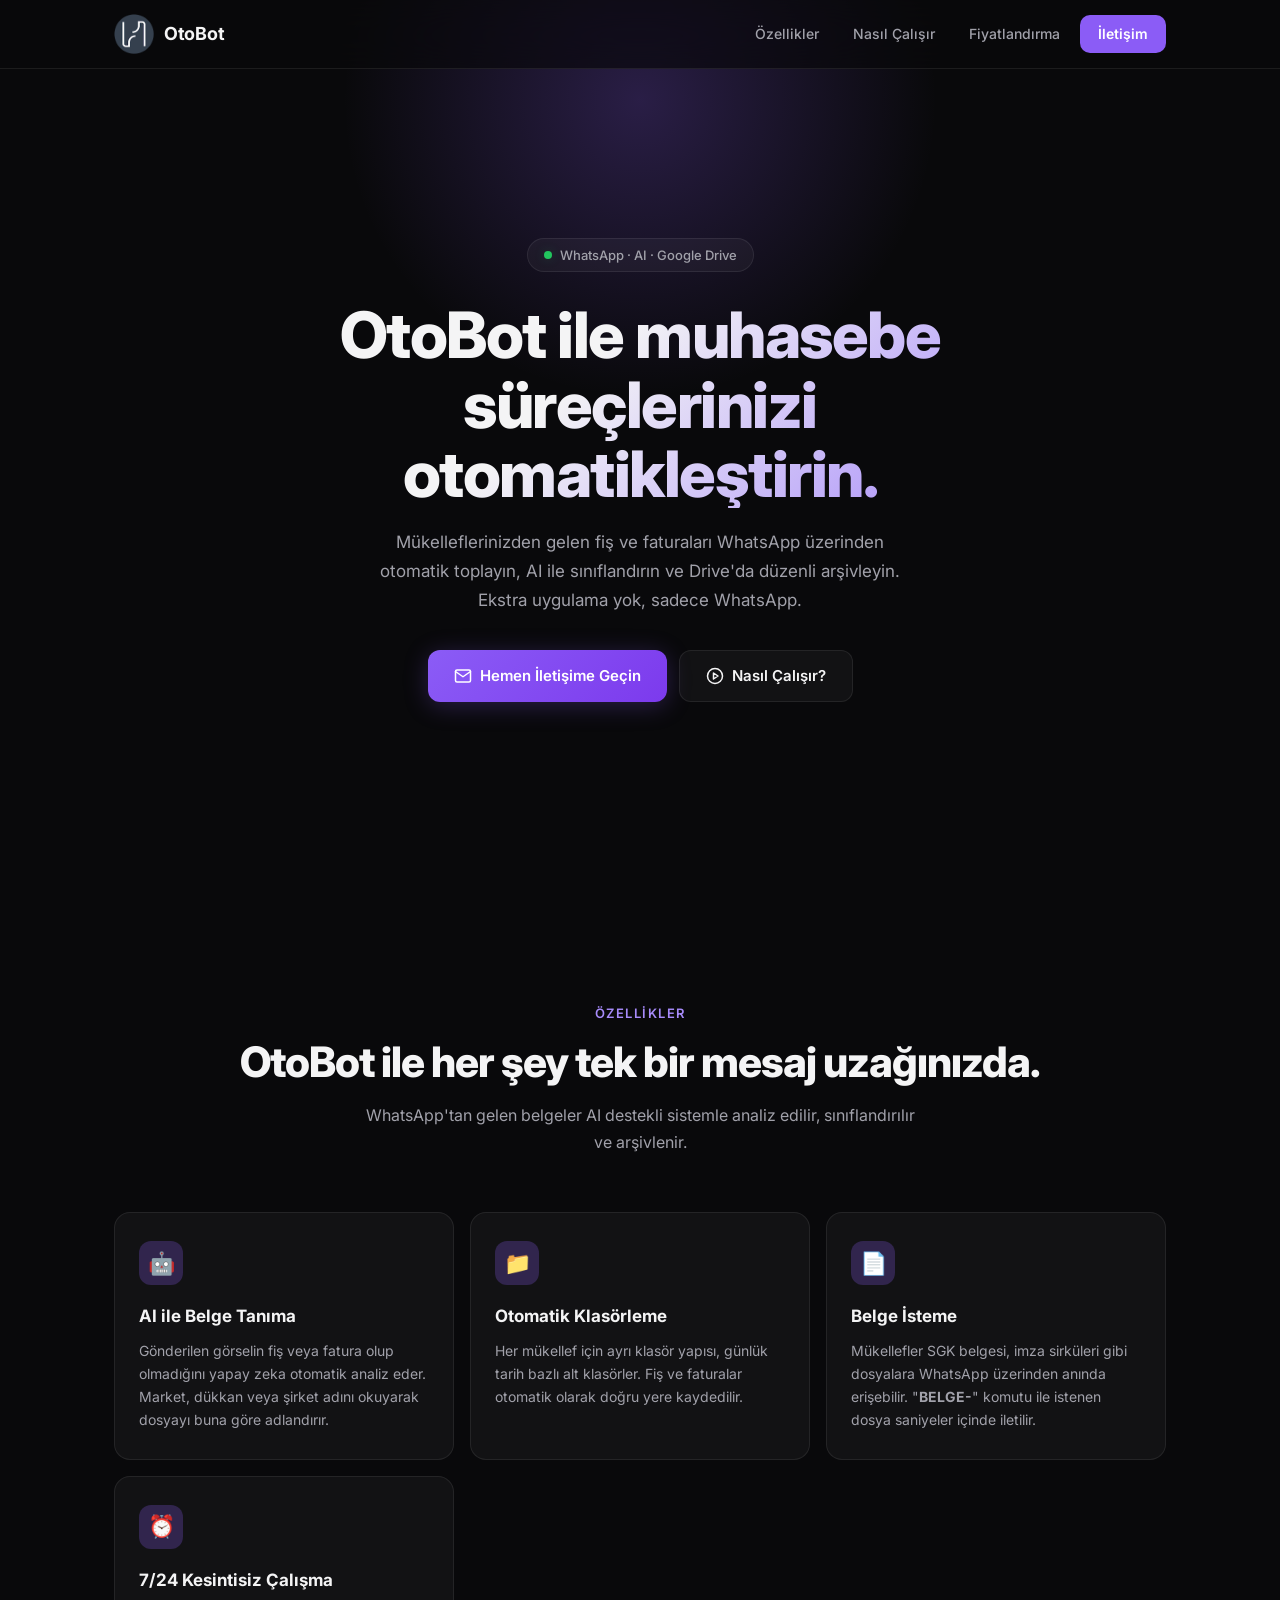
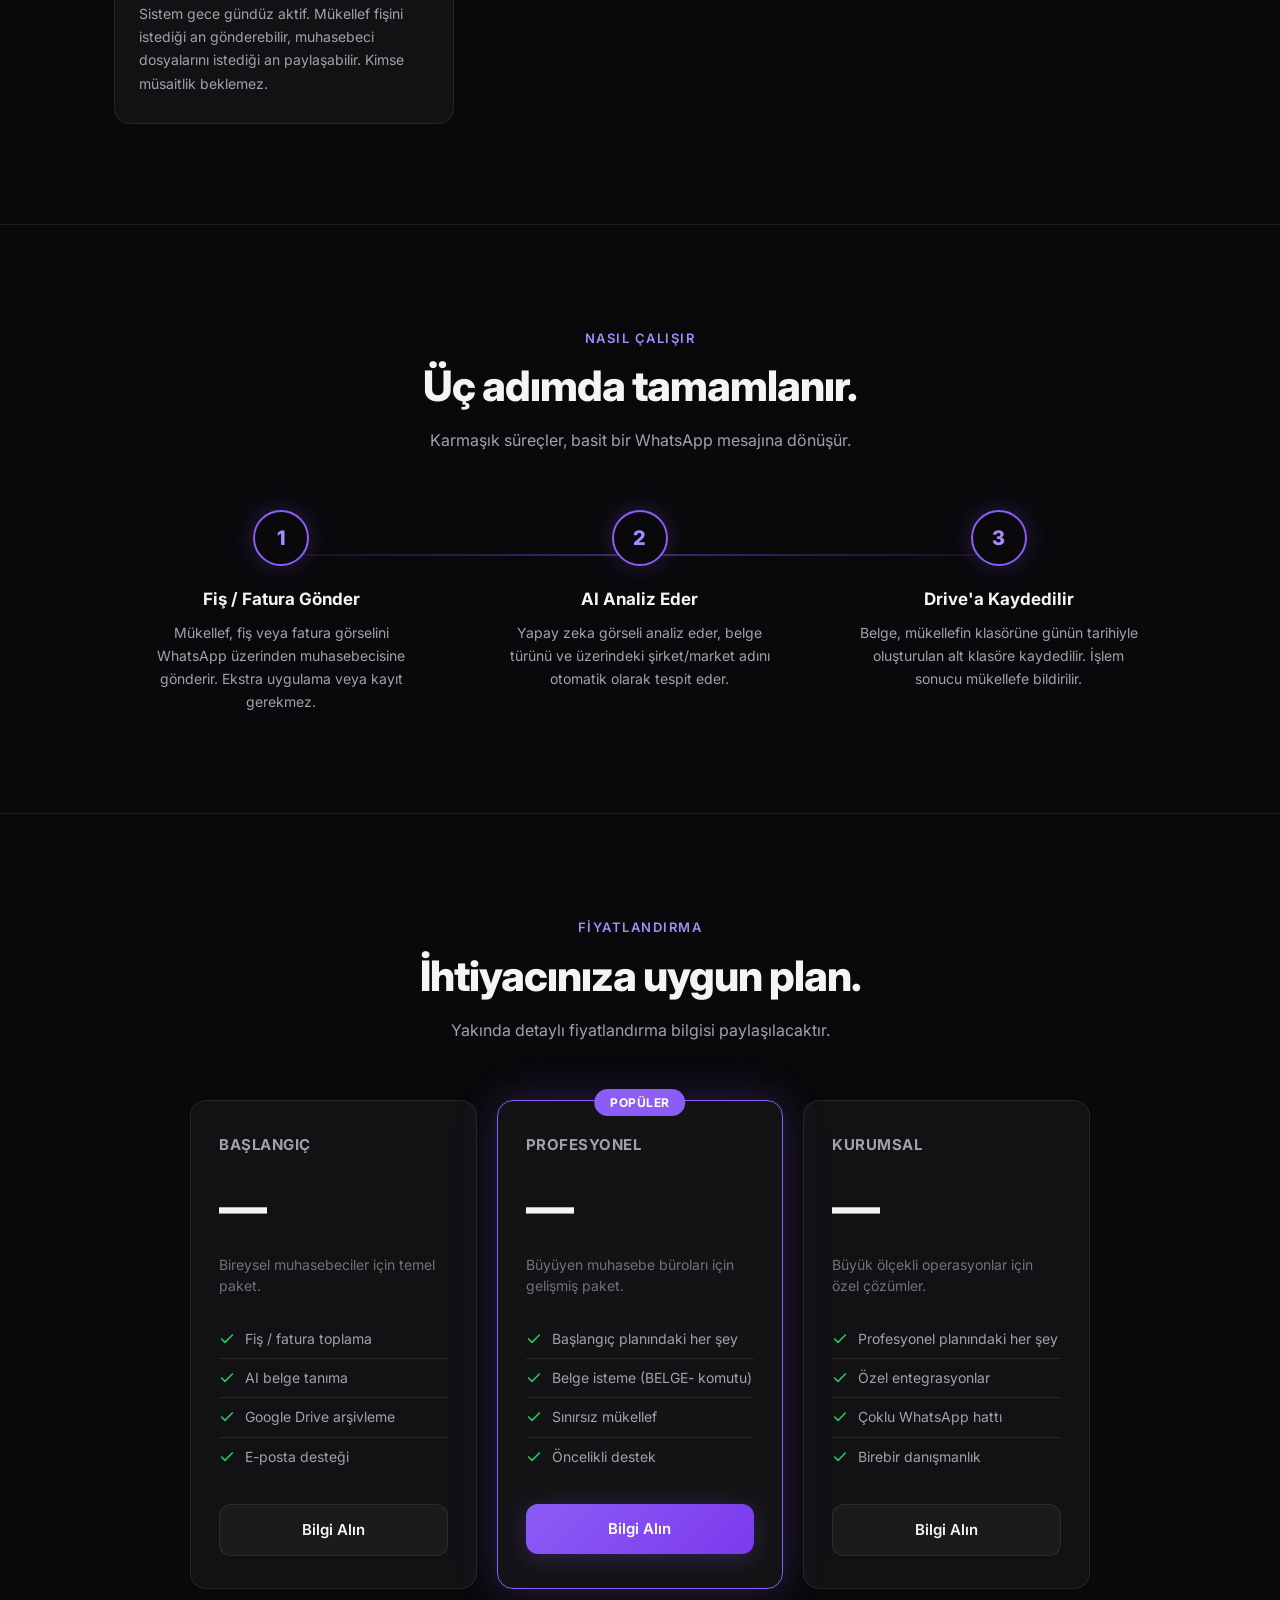
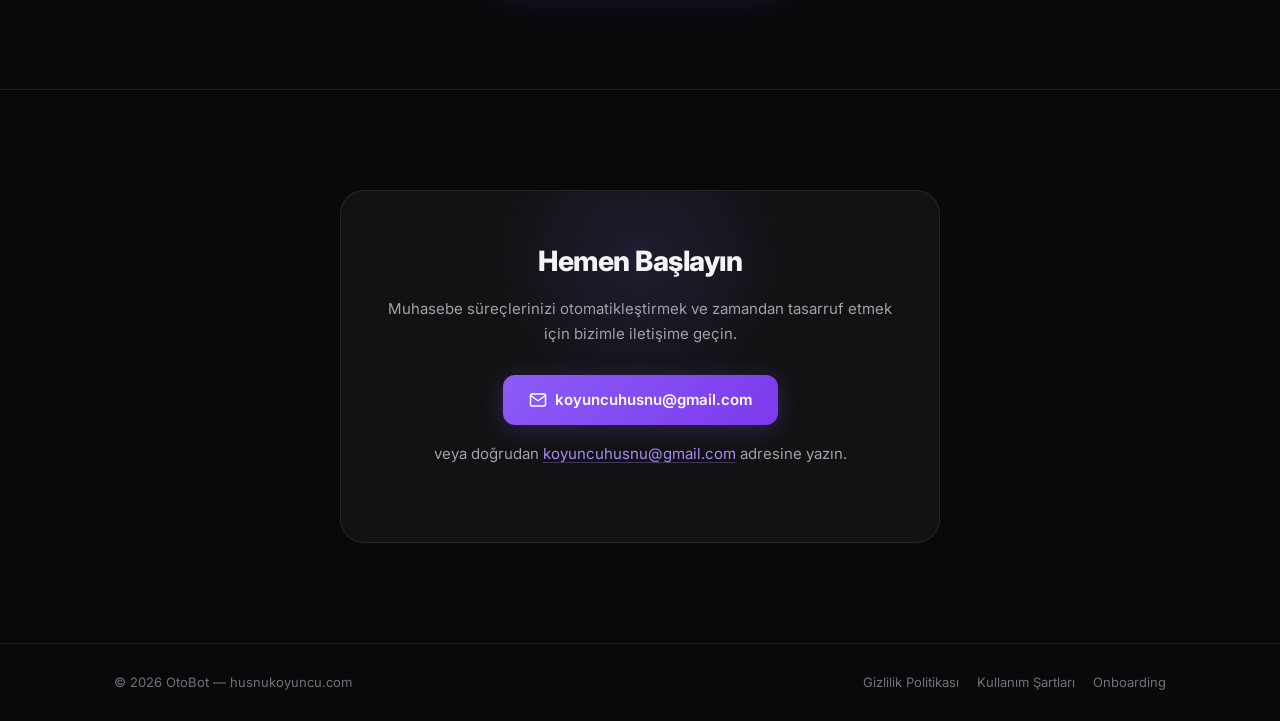
<file: index.html>
<!doctype html>
<html lang="tr">

<head>
  <meta charset="utf-8" />
  <meta name="viewport" content="width=device-width,initial-scale=1" />
  <title>OtoBot — Muhasebe Otomasyonu | WhatsApp ile Fiş & Fatura Yönetimi</title>
  <meta name="description"
    content="OtoBot, muhasebeciler ve mükellefleri WhatsApp üzerinden birbirine bağlayan akıllı otomasyon sistemidir. Fiş/fatura gönderimi, belge paylaşımı ve dosya yönetimi tek mesajla." />
  <meta property="og:title" content="OtoBot — Muhasebe Otomasyonu" />
  <meta property="og:description" content="WhatsApp üzerinden çalışan akıllı muhasebe otomasyon sistemi." />
  <meta property="og:type" content="website" />
  <link rel="stylesheet" href="/assets/style.css" />
</head>

<body>

  <!-- ========== NAVBAR ========== -->
  <nav class="navbar">
    <div class="wrapper">
      <a href="#" class="nav-brand">
        <img src="/assets/logo.png" alt="OtoBot Logo" class="logo-img">
        OtoBot
      </a>
      <button class="hamburger" id="hamburger" aria-label="Menü">
        <span></span><span></span><span></span>
      </button>
      <div class="nav-links" id="navLinks">
        <a href="#ozellikler">Özellikler</a>
        <a href="#nasil-calisir">Nasıl Çalışır</a>
        <a href="#fiyatlandirma">Fiyatlandırma</a>
        <a href="#iletisim" class="nav-cta">İletişim</a>
      </div>
    </div>
  </nav>

  <!-- ========== HERO ========== -->
  <section class="hero" id="hero">
    <div class="hero-content">
      <div class="hero-badge fade-up">
        <span class="pulse-dot"></span>
        WhatsApp · AI · Google Drive
      </div>
      <h1 class="fade-up">OtoBot ile muhasebe süreçlerinizi<br>otomatikleştirin.</h1>
      <p class="fade-up">
        Mükelleflerinizden gelen fiş ve faturaları WhatsApp üzerinden otomatik toplayın,
        AI ile sınıflandırın ve Drive'da düzenli arşivleyin. Ekstra uygulama yok, sadece WhatsApp.
      </p>
      <div class="hero-actions fade-up">
        <a class="btn btn-primary" href="mailto:koyuncuhusnu@gmail.com">
          <svg viewBox="0 0 24 24" fill="none" stroke="currentColor" stroke-width="2" stroke-linecap="round"
            stroke-linejoin="round">
            <path d="M4 4h16c1.1 0 2 .9 2 2v12c0 1.1-.9 2-2 2H4c-1.1 0-2-.9-2-2V6c0-1.1.9-2 2-2z" />
            <polyline points="22,6 12,13 2,6" />
          </svg>
          Hemen İletişime Geçin
        </a>
        <a class="btn" href="#nasil-calisir">
          <svg viewBox="0 0 24 24" fill="none" stroke="currentColor" stroke-width="2" stroke-linecap="round"
            stroke-linejoin="round">
            <circle cx="12" cy="12" r="10" />
            <polygon points="10 8 16 12 10 16 10 8" />
          </svg>
          Nasıl Çalışır?
        </a>
      </div>
    </div>
  </section>

  <!-- ========== FEATURES ========== -->
  <section class="section" id="ozellikler">
    <div class="wrapper">
      <div class="section-header">
        <div class="section-label fade-up">Özellikler</div>
        <h2 class="section-title fade-up">OtoBot ile her şey tek bir mesaj uzağınızda.</h2>
        <p class="section-desc fade-up">WhatsApp'tan gelen belgeler AI destekli sistemle analiz edilir, sınıflandırılır
          ve arşivlenir.</p>
      </div>
      <div class="features-grid">
        <!-- Card 1 -->
        <div class="feature-card fade-up">
          <div class="feature-icon">🤖</div>
          <h3>AI ile Belge Tanıma</h3>
          <p>Gönderilen görselin fiş veya fatura olup olmadığını yapay zeka otomatik analiz eder. Market, dükkan veya
            şirket adını okuyarak dosyayı buna göre adlandırır.</p>
        </div>
        <!-- Card 2 -->
        <div class="feature-card fade-up">
          <div class="feature-icon">📁</div>
          <h3>Otomatik Klasörleme</h3>
          <p>Her mükellef için ayrı klasör yapısı, günlük tarih bazlı alt klasörler. Fiş ve faturalar otomatik olarak
            doğru yere kaydedilir.</p>
        </div>
        <!-- Card 3 -->
        <div class="feature-card fade-up">
          <div class="feature-icon">📄</div>
          <h3>Belge İsteme</h3>
          <p>Mükellefler SGK belgesi, imza sirküleri gibi dosyalara WhatsApp üzerinden anında erişebilir.
            "<strong>BELGE-</strong>" komutu ile istenen dosya saniyeler içinde iletilir.</p>
        </div>
        <!-- Card 4 -->
        <div class="feature-card fade-up">
          <div class="feature-icon">⏰</div>
          <h3>7/24 Kesintisiz Çalışma</h3>
          <p>Sistem gece gündüz aktif. Mükellef fişini istediği an gönderebilir, muhasebeci dosyalarını istediği an
            paylaşabilir. Kimse müsaitlik beklemez.</p>
        </div>
      </div>
    </div>
  </section>

  <!-- ========== HOW IT WORKS ========== -->
  <section class="section" id="nasil-calisir">
    <div class="wrapper">
      <div class="section-header">
        <div class="section-label fade-up">Nasıl Çalışır</div>
        <h2 class="section-title fade-up">Üç adımda tamamlanır.</h2>
        <p class="section-desc fade-up">Karmaşık süreçler, basit bir WhatsApp mesajına dönüşür.</p>
      </div>
      <div class="steps-grid">
        <div class="step-card fade-up">
          <div class="step-number">1</div>
          <h3>Fiş / Fatura Gönder</h3>
          <p>Mükellef, fiş veya fatura görselini WhatsApp üzerinden muhasebecisine gönderir. Ekstra uygulama veya kayıt
            gerekmez.</p>
        </div>
        <div class="step-card fade-up">
          <div class="step-number">2</div>
          <h3>AI Analiz Eder</h3>
          <p>Yapay zeka görseli analiz eder, belge türünü ve üzerindeki şirket/market adını otomatik olarak tespit eder.
          </p>
        </div>
        <div class="step-card fade-up">
          <div class="step-number">3</div>
          <h3>Drive'a Kaydedilir</h3>
          <p>Belge, mükellefin klasörüne günün tarihiyle oluşturulan alt klasöre kaydedilir. İşlem sonucu mükellefe
            bildirilir.</p>
        </div>
      </div>
    </div>
  </section>

  <!-- ========== PRICING ========== -->
  <section class="section" id="fiyatlandirma">
    <div class="wrapper">
      <div class="section-header">
        <div class="section-label fade-up">Fiyatlandırma</div>
        <h2 class="section-title fade-up">İhtiyacınıza uygun plan.</h2>
        <p class="section-desc fade-up">Yakında detaylı fiyatlandırma bilgisi paylaşılacaktır.</p>
      </div>
      <div class="pricing-grid">
        <!-- Plan 1 -->
        <div class="pricing-card fade-up">
          <div class="pricing-plan">Başlangıç</div>
          <div class="pricing-price">—<span></span></div>
          <p class="pricing-desc">Bireysel muhasebeciler için temel paket.</p>
          <ul class="pricing-features">
            <li>
              <svg viewBox="0 0 24 24" fill="none" stroke="currentColor" stroke-width="2.5" stroke-linecap="round"
                stroke-linejoin="round">
                <polyline points="20 6 9 17 4 12" />
              </svg>
              Fiş / fatura toplama
            </li>
            <li>
              <svg viewBox="0 0 24 24" fill="none" stroke="currentColor" stroke-width="2.5" stroke-linecap="round"
                stroke-linejoin="round">
                <polyline points="20 6 9 17 4 12" />
              </svg>
              AI belge tanıma
            </li>
            <li>
              <svg viewBox="0 0 24 24" fill="none" stroke="currentColor" stroke-width="2.5" stroke-linecap="round"
                stroke-linejoin="round">
                <polyline points="20 6 9 17 4 12" />
              </svg>
              Google Drive arşivleme
            </li>
            <li>
              <svg viewBox="0 0 24 24" fill="none" stroke="currentColor" stroke-width="2.5" stroke-linecap="round"
                stroke-linejoin="round">
                <polyline points="20 6 9 17 4 12" />
              </svg>
              E-posta desteği
            </li>
          </ul>
          <a class="btn" href="mailto:koyuncuhusnu@gmail.com" style="width:100%;justify-content:center;">Bilgi Alın</a>
        </div>
        <!-- Plan 2: Featured -->
        <div class="pricing-card featured fade-up">
          <div class="pricing-badge">Popüler</div>
          <div class="pricing-plan">Profesyonel</div>
          <div class="pricing-price">—<span></span></div>
          <p class="pricing-desc">Büyüyen muhasebe büroları için gelişmiş paket.</p>
          <ul class="pricing-features">
            <li>
              <svg viewBox="0 0 24 24" fill="none" stroke="currentColor" stroke-width="2.5" stroke-linecap="round"
                stroke-linejoin="round">
                <polyline points="20 6 9 17 4 12" />
              </svg>
              Başlangıç planındaki her şey
            </li>
            <li>
              <svg viewBox="0 0 24 24" fill="none" stroke="currentColor" stroke-width="2.5" stroke-linecap="round"
                stroke-linejoin="round">
                <polyline points="20 6 9 17 4 12" />
              </svg>
              Belge isteme (BELGE- komutu)
            </li>
            <li>
              <svg viewBox="0 0 24 24" fill="none" stroke="currentColor" stroke-width="2.5" stroke-linecap="round"
                stroke-linejoin="round">
                <polyline points="20 6 9 17 4 12" />
              </svg>
              Sınırsız mükellef
            </li>
            <li>
              <svg viewBox="0 0 24 24" fill="none" stroke="currentColor" stroke-width="2.5" stroke-linecap="round"
                stroke-linejoin="round">
                <polyline points="20 6 9 17 4 12" />
              </svg>
              Öncelikli destek
            </li>
          </ul>
          <a class="btn btn-primary" href="mailto:koyuncuhusnu@gmail.com"
            style="width:100%;justify-content:center;">Bilgi Alın</a>
        </div>
        <!-- Plan 3 -->
        <div class="pricing-card fade-up">
          <div class="pricing-plan">Kurumsal</div>
          <div class="pricing-price">—<span></span></div>
          <p class="pricing-desc">Büyük ölçekli operasyonlar için özel çözümler.</p>
          <ul class="pricing-features">
            <li>
              <svg viewBox="0 0 24 24" fill="none" stroke="currentColor" stroke-width="2.5" stroke-linecap="round"
                stroke-linejoin="round">
                <polyline points="20 6 9 17 4 12" />
              </svg>
              Profesyonel planındaki her şey
            </li>
            <li>
              <svg viewBox="0 0 24 24" fill="none" stroke="currentColor" stroke-width="2.5" stroke-linecap="round"
                stroke-linejoin="round">
                <polyline points="20 6 9 17 4 12" />
              </svg>
              Özel entegrasyonlar
            </li>
            <li>
              <svg viewBox="0 0 24 24" fill="none" stroke="currentColor" stroke-width="2.5" stroke-linecap="round"
                stroke-linejoin="round">
                <polyline points="20 6 9 17 4 12" />
              </svg>
              Çoklu WhatsApp hattı
            </li>
            <li>
              <svg viewBox="0 0 24 24" fill="none" stroke="currentColor" stroke-width="2.5" stroke-linecap="round"
                stroke-linejoin="round">
                <polyline points="20 6 9 17 4 12" />
              </svg>
              Birebir danışmanlık
            </li>
          </ul>
          <a class="btn" href="mailto:koyuncuhusnu@gmail.com" style="width:100%;justify-content:center;">Bilgi Alın</a>
        </div>
      </div>
    </div>
  </section>

  <!-- ========== CTA / CONTACT ========== -->
  <section class="cta-section section" id="iletisim">
    <div class="wrapper">
      <div class="cta-box fade-up">
        <h2>Hemen Başlayın</h2>
        <p>Muhasebe süreçlerinizi otomatikleştirmek ve zamandan tasarruf etmek için bizimle iletişime geçin.</p>
        <a class="btn btn-primary" href="mailto:koyuncuhusnu@gmail.com">
          <svg viewBox="0 0 24 24" fill="none" stroke="currentColor" stroke-width="2" stroke-linecap="round"
            stroke-linejoin="round">
            <path d="M4 4h16c1.1 0 2 .9 2 2v12c0 1.1-.9 2-2 2H4c-1.1 0-2-.9-2-2V6c0-1.1.9-2 2-2z" />
            <polyline points="22,6 12,13 2,6" />
          </svg>
          koyuncuhusnu@gmail.com
        </a>
        <p class="cta-email">veya doğrudan <a href="mailto:koyuncuhusnu@gmail.com">koyuncuhusnu@gmail.com</a> adresine
          yazın.</p>
      </div>
    </div>
  </section>

  <!-- ========== FOOTER ========== -->
  <footer class="footer">
    <div class="wrapper">
      <div>© <span id="y"></span> OtoBot — husnukoyuncu.com</div>
      <div class="footer-links">
        <a href="/privacy-policy/">Gizlilik Politikası</a>
        <a href="/terms-of-service/">Kullanım Şartları</a>
        <a href="/onboarding/">Onboarding</a>
      </div>
    </div>
  </footer>

  <!-- ========== SCRIPTS ========== -->
  <script>
    // Year
    document.getElementById('y').textContent = new Date().getFullYear();

    // Hamburger toggle
    const hamburger = document.getElementById('hamburger');
    const navLinks = document.getElementById('navLinks');
    hamburger.addEventListener('click', () => navLinks.classList.toggle('open'));
    navLinks.querySelectorAll('a').forEach(a => a.addEventListener('click', () => navLinks.classList.remove('open')));

    // Scroll fade-up
    const observer = new IntersectionObserver((entries) => {
      entries.forEach(entry => {
        if (entry.isIntersecting) {
          entry.target.classList.add('visible');
        }
      });
    }, { threshold: 0.12, rootMargin: '0px 0px -40px 0px' });
    document.querySelectorAll('.fade-up').forEach(el => observer.observe(el));
  </script>

</body>

</html>
</file>
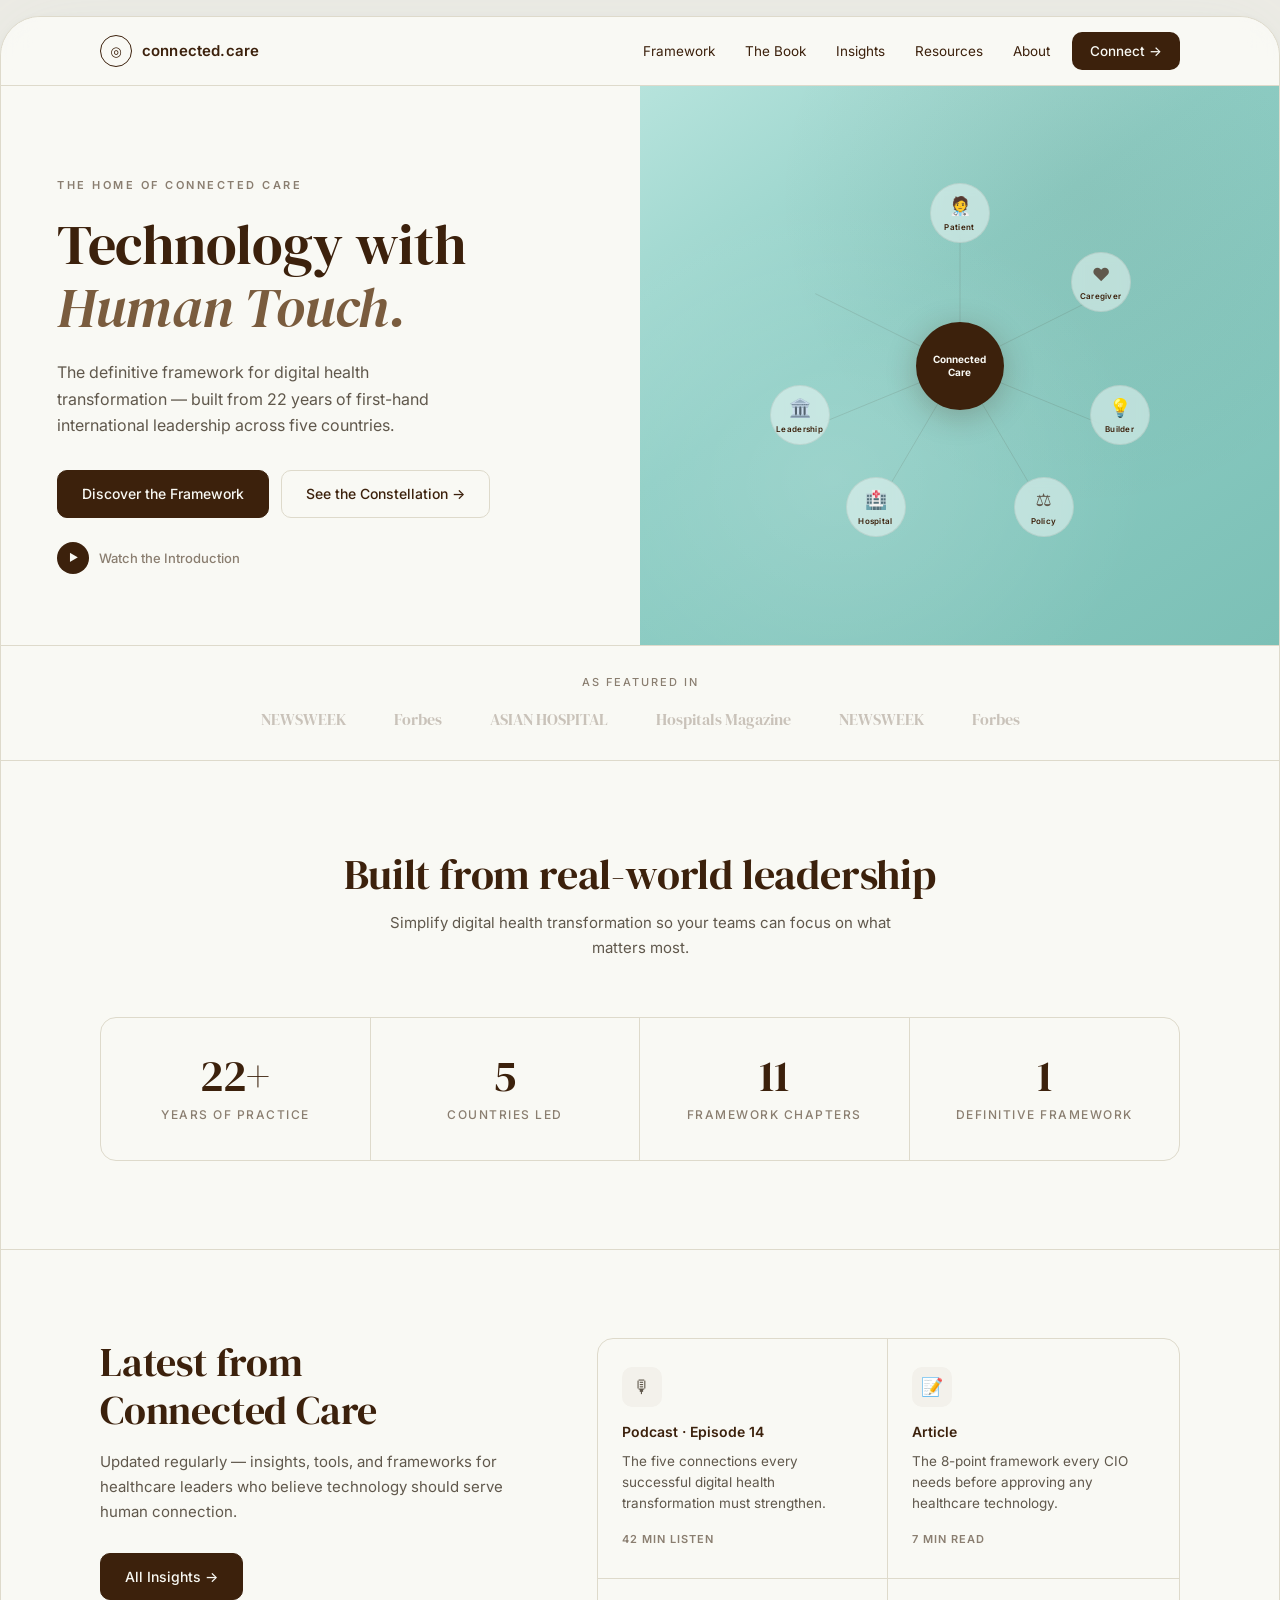
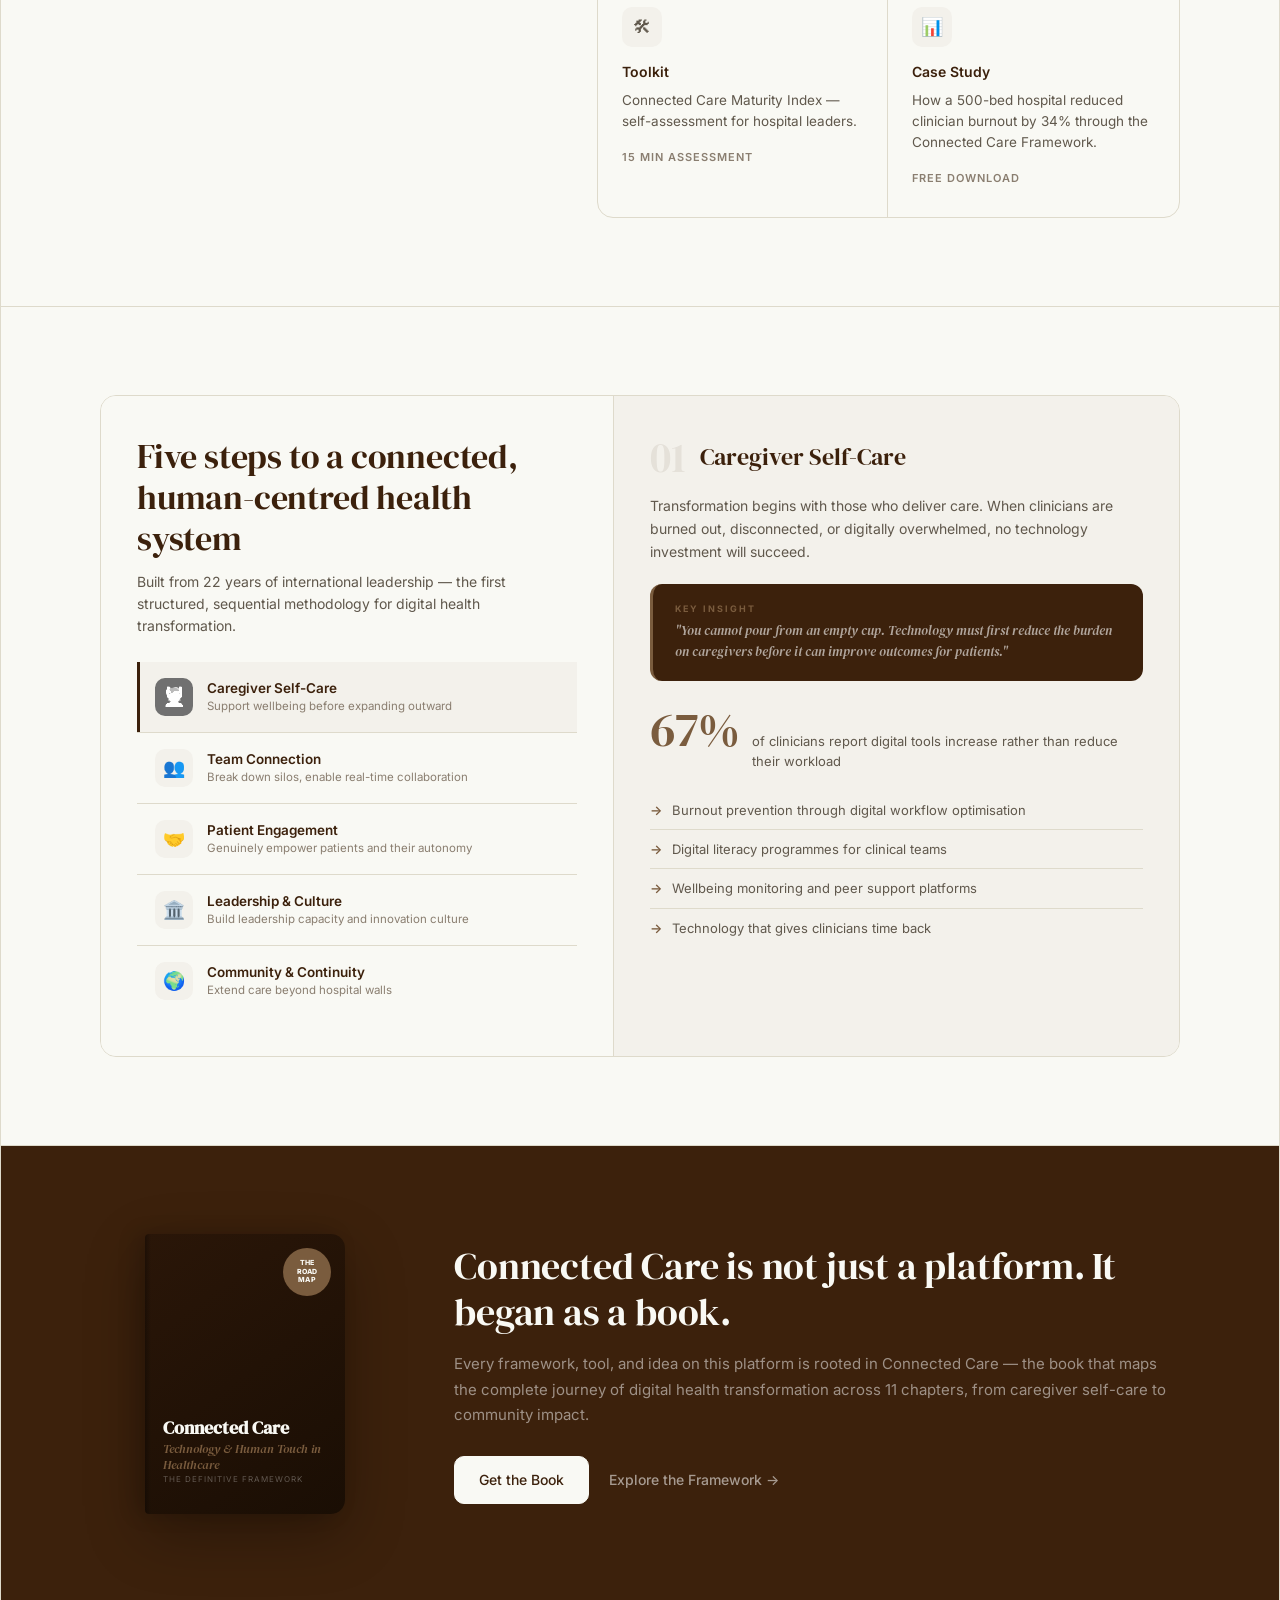
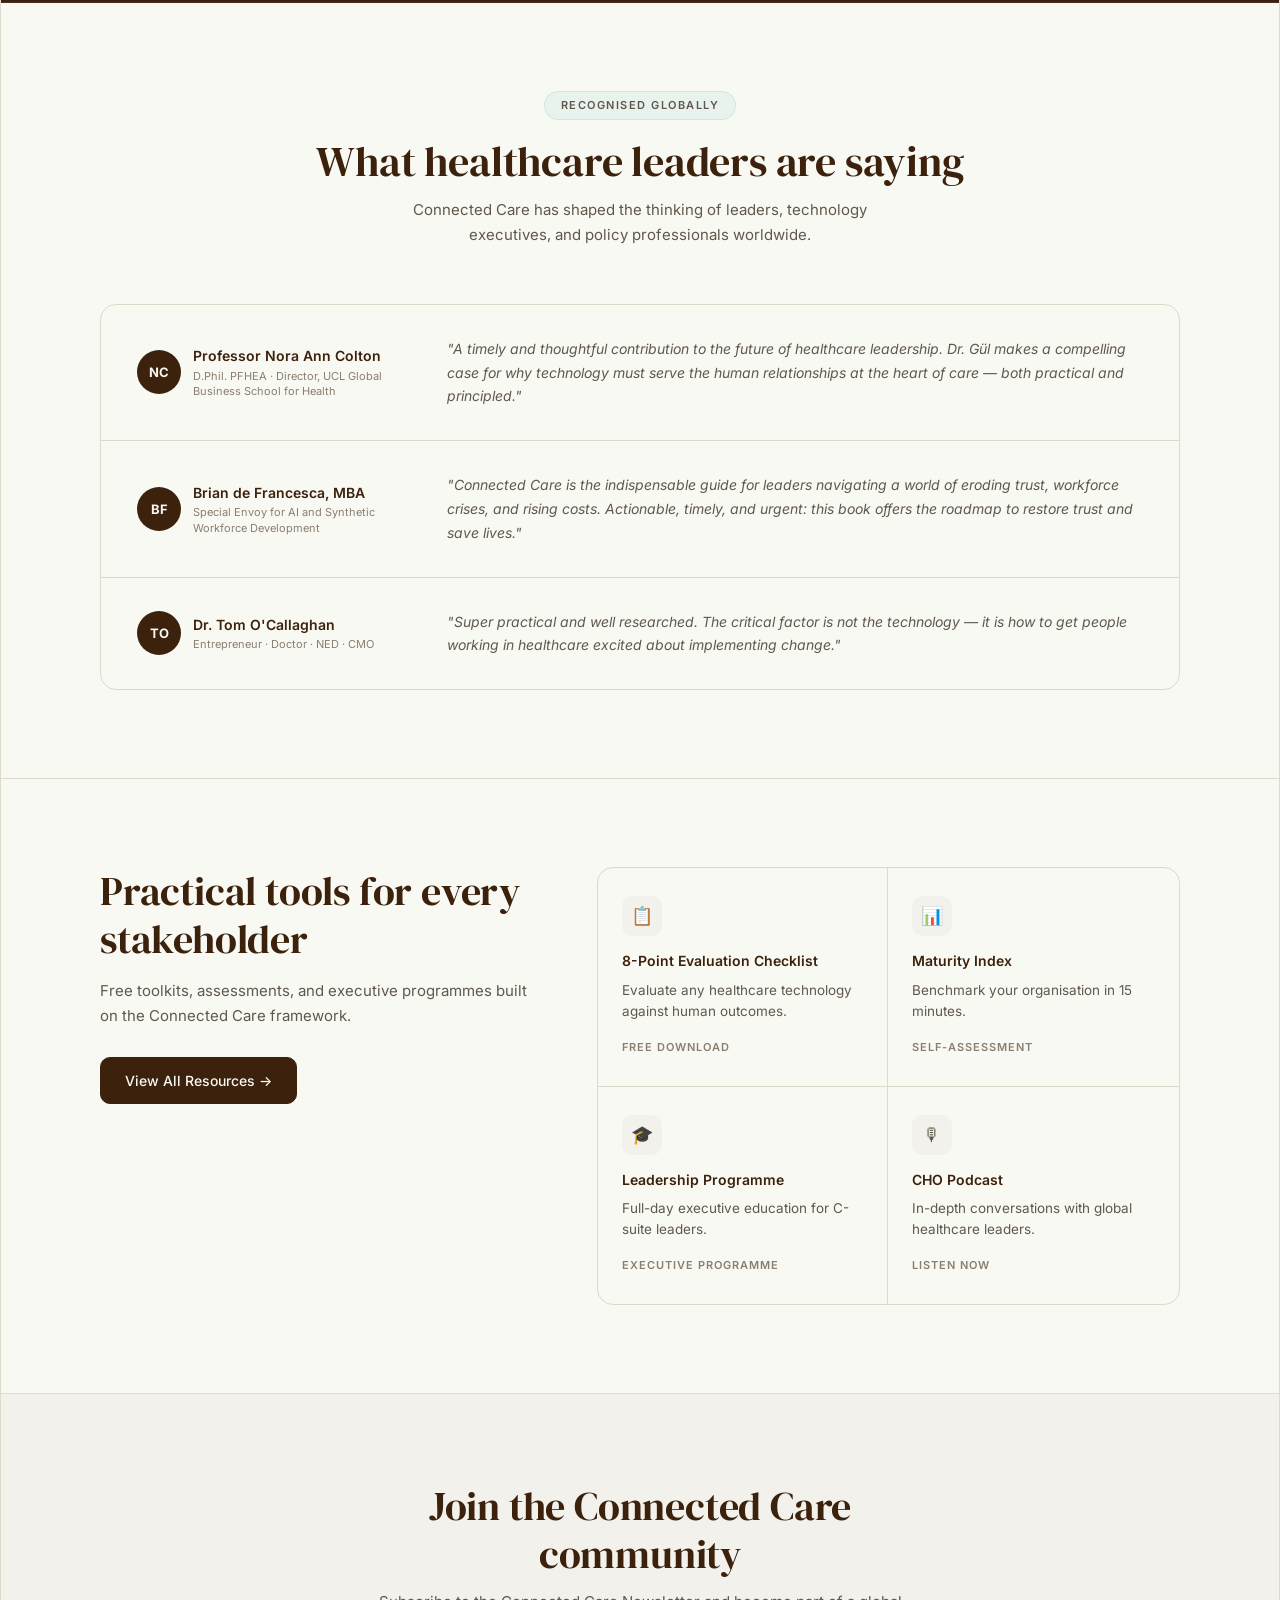
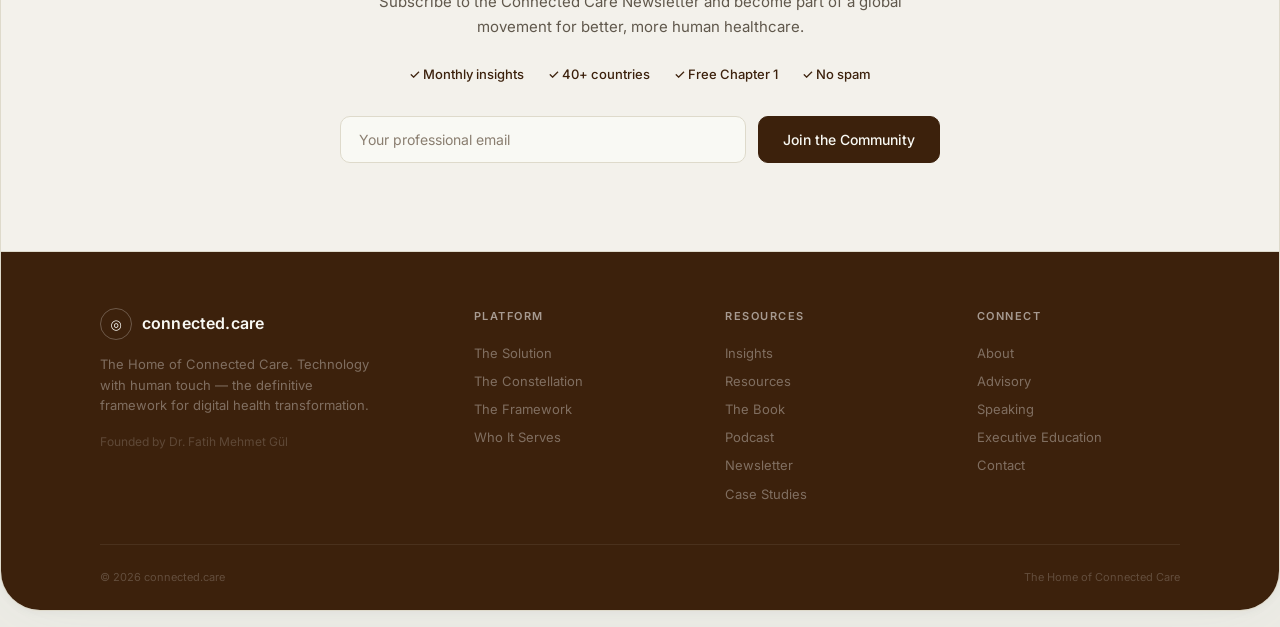
<file: connected-care/index.html>
<!doctype html>
<html lang="en">

<head>
  <meta charset="utf-8" />
  <meta name="viewport" content="width=device-width,initial-scale=1" />
  <title>connected.care — Technology with Human Touch | Digital Health Transformation Framework</title>
  <meta name="description"
    content="The definitive framework for digital health transformation — built from 22 years of first-hand international leadership across five countries." />
  <meta property="og:title" content="connected.care — Technology with Human Touch" />
  <meta property="og:description"
    content="The definitive framework for digital health transformation by Dr. Fatih Mehmet Gül." />
  <meta property="og:type" content="website" />
  <link rel="stylesheet" href="assets/style.css" />
</head>

<body>

  <!-- ===== BOXED PAGE WRAPPER (Clarion pattern) ===== -->
  <div class="page-shell">

    <!-- NAVBAR -->
    <nav class="navbar" id="navbar">
      <div class="nav-inner">
        <a href="#" class="nav-brand">
          <div class="logo-icon">◎</div>
          connected.care
        </a>
        <button class="hamburger" id="hamburger" aria-label="Menu">
          <span></span><span></span><span></span>
        </button>
        <div class="nav-links" id="navLinks">
          <a href="#framework">Framework</a>
          <a href="#book">The Book</a>
          <a href="#insights">Insights</a>
          <a href="#resources">Resources</a>
          <a href="#about">About</a>
          <a href="#connect" class="nav-cta">Connect →</a>
        </div>
      </div>
    </nav>

    <!-- ===== HERO — Clarion split layout ===== -->
    <section class="hero" id="hero">
      <div class="hero-left">
        <div class="hero-label fade-up">The Home of Connected Care</div>
        <h1 class="fade-up">Technology with<br><em>Human Touch.</em></h1>
        <p class="hero-desc fade-up">
          The definitive framework for digital health transformation — built from 22 years of first-hand international
          leadership across five countries.
        </p>
        <div class="hero-actions fade-up">
          <a class="btn btn-dark" href="#framework">Discover the Framework</a>
          <a class="btn btn-ghost" href="#framework">See the Constellation →</a>
        </div>
        <div class="hero-video fade-up">
          <div class="play-circle">▶</div>
          Watch the Introduction
        </div>
      </div>
      <div class="hero-right fade-up">
        <!-- Constellation visual inside teal gradient (Clarion hero visual pattern) -->
        <div class="hero-visual">
          <div class="constellation">
            <svg class="constellation-lines" viewBox="0 0 420 420">
              <line x1="210" y1="210" x2="210" y2="50" />
              <line x1="210" y1="210" x2="370" y2="130" />
              <line x1="210" y1="210" x2="380" y2="280" />
              <line x1="210" y1="210" x2="310" y2="380" />
              <line x1="210" y1="210" x2="110" y2="380" />
              <line x1="210" y1="210" x2="40" y2="280" />
              <line x1="210" y1="210" x2="50" y2="130" />
            </svg>
            <div class="constellation-center">Connected<br>Care</div>
            <div class="constellation-node" style="top:2%;left:50%;transform:translateX(-50%)"><span>🧑‍⚕️</span><small>Patient</small></div>
            <div class="constellation-node" style="top:20%;right:5%"><span>❤️</span><small>Caregiver</small></div>
            <div class="constellation-node" style="top:55%;right:0%"><span>💡</span><small>Builder</small></div>
            <div class="constellation-node" style="bottom:5%;right:20%"><span>⚖️</span><small>Policy</small></div>
            <div class="constellation-node" style="bottom:5%;left:20%"><span>🏥</span><small>Hospital</small></div>
            <div class="constellation-node" style="top:55%;left:0%"><span>🏛️</span><small>Leadership</small></div>
          </div>
        </div>
      </div>
    </section>

    <!-- ===== TRUSTED BY — Clarion logo row pattern ===== -->
    <section class="trusted-by">
      <p class="trusted-label">As Featured In</p>
      <div class="trusted-logos">
        <span class="t-logo">NEWSWEEK</span>
        <span class="t-logo">Forbes</span>
        <span class="t-logo">ASIAN HOSPITAL</span>
        <span class="t-logo">Hospitals Magazine</span>
        <span class="t-logo">NEWSWEEK</span>
        <span class="t-logo">Forbes</span>
      </div>
    </section>

    <!-- ===== ELEVATE SECTION — Clarion 3-column pattern with stats ===== -->
    <section class="section-bordered" id="about">
      <div class="section-inner">
        <div class="centered-header fade-up">
          <h2>Built from real-world leadership</h2>
          <p>Simplify digital health transformation so your teams can focus on what matters most.</p>
        </div>
        <div class="stats-row fade-up">
          <div class="stat-col">
            <div class="stat-num">22+</div>
            <div class="stat-txt">Years of Practice</div>
          </div>
          <div class="stat-col">
            <div class="stat-num">5</div>
            <div class="stat-txt">Countries Led</div>
          </div>
          <div class="stat-col">
            <div class="stat-num">11</div>
            <div class="stat-txt">Framework Chapters</div>
          </div>
          <div class="stat-col">
            <div class="stat-num">1</div>
            <div class="stat-txt">Definitive Framework</div>
          </div>
        </div>
      </div>
    </section>

    <!-- ===== WHY SECTION — Clarion 2+2 feature grid pattern ===== -->
    <section class="section-bordered" id="insights">
      <div class="section-inner">
        <div class="feature-grid">
          <div class="feature-grid-left fade-up">
            <h2>Latest from<br>Connected Care</h2>
            <p>Updated regularly — insights, tools, and frameworks for healthcare leaders who believe technology should
              serve human connection.</p>
            <a href="#" class="btn btn-dark">All Insights →</a>
          </div>
          <div class="feature-grid-right">
            <div class="f-card fade-up">
              <div class="f-icon">🎙</div>
              <h3>Podcast · Episode 14</h3>
              <p>The five connections every successful digital health transformation must strengthen.</p>
              <span class="f-meta">42 min listen</span>
            </div>
            <div class="f-card fade-up">
              <div class="f-icon">📝</div>
              <h3>Article</h3>
              <p>The 8-point framework every CIO needs before approving any healthcare technology.</p>
              <span class="f-meta">7 min read</span>
            </div>
            <div class="f-card fade-up">
              <div class="f-icon">🛠</div>
              <h3>Toolkit</h3>
              <p>Connected Care Maturity Index — self-assessment for hospital leaders.</p>
              <span class="f-meta">15 min assessment</span>
            </div>
            <div class="f-card fade-up">
              <div class="f-icon">📊</div>
              <h3>Case Study</h3>
              <p>How a 500-bed hospital reduced clinician burnout by 34% through the Connected Care Framework.</p>
              <span class="f-meta">Free download</span>
            </div>
          </div>
        </div>
      </div>
    </section>

    <!-- ===== FRAMEWORK — Clarion vertical tab pattern ===== -->
    <section class="section-bordered" id="framework">
      <div class="section-inner">
        <div class="vtab-section">
          <div class="vtab-left fade-up">
            <h2>Five steps to a connected, human-centred health system</h2>
            <p>Built from 22 years of international leadership — the first structured, sequential methodology for
              digital health transformation.</p>
            <div class="vtab-nav">
              <button class="vtab active" data-tab="0">
                <div class="vtab-icon">💆</div>
                <div>
                  <strong>Caregiver Self-Care</strong>
                  <small>Support wellbeing before expanding outward</small>
                </div>
              </button>
              <button class="vtab" data-tab="1">
                <div class="vtab-icon">👥</div>
                <div>
                  <strong>Team Connection</strong>
                  <small>Break down silos, enable real-time collaboration</small>
                </div>
              </button>
              <button class="vtab" data-tab="2">
                <div class="vtab-icon">🤝</div>
                <div>
                  <strong>Patient Engagement</strong>
                  <small>Genuinely empower patients and their autonomy</small>
                </div>
              </button>
              <button class="vtab" data-tab="3">
                <div class="vtab-icon">🏛️</div>
                <div>
                  <strong>Leadership & Culture</strong>
                  <small>Build leadership capacity and innovation culture</small>
                </div>
              </button>
              <button class="vtab" data-tab="4">
                <div class="vtab-icon">🌍</div>
                <div>
                  <strong>Community & Continuity</strong>
                  <small>Extend care beyond hospital walls</small>
                </div>
              </button>
            </div>
          </div>
          <div class="vtab-right">
            <!-- Panel 0 -->
            <div class="vtab-panel active" data-panel="0">
              <div class="panel-card">
                <div class="panel-head">
                  <span class="panel-step">01</span>
                  <h3>Caregiver Self-Care</h3>
                </div>
                <p>Transformation begins with those who deliver care. When clinicians are burned out, disconnected, or
                  digitally overwhelmed, no technology investment will succeed.</p>
                <div class="panel-insight">
                  <span class="ki-label">Key Insight</span>
                  <p>"You cannot pour from an empty cup. Technology must first reduce the burden on caregivers before it
                    can improve outcomes for patients."</p>
                </div>
                <div class="panel-stat">
                  <div class="ps-num">67%</div>
                  <div class="ps-txt">of clinicians report digital tools increase rather than reduce their workload</div>
                </div>
                <ul class="panel-features">
                  <li>Burnout prevention through digital workflow optimisation</li>
                  <li>Digital literacy programmes for clinical teams</li>
                  <li>Wellbeing monitoring and peer support platforms</li>
                  <li>Technology that gives clinicians time back</li>
                </ul>
              </div>
            </div>
            <!-- Panel 1 -->
            <div class="vtab-panel" data-panel="1">
              <div class="panel-card">
                <div class="panel-head">
                  <span class="panel-step">02</span>
                  <h3>Team Connection</h3>
                </div>
                <p>Interdisciplinary teams need digital infrastructure that breaks down silos, enables real-time
                  collaboration, and creates coordinated clinical environments.</p>
                <div class="panel-insight">
                  <span class="ki-label">Key Insight</span>
                  <p>"The most sophisticated clinical technology fails when the team using it cannot communicate
                    effectively."</p>
                </div>
                <div class="panel-stat">
                  <div class="ps-num">3×</div>
                  <div class="ps-txt">improvement in clinical decision speed with integrated collaboration tools</div>
                </div>
                <ul class="panel-features">
                  <li>Clinical communication platforms and care coordination</li>
                  <li>Shared digital dashboards and handover tools</li>
                  <li>Interdisciplinary education and simulation</li>
                  <li>Breaking down departmental silos with data</li>
                </ul>
              </div>
            </div>
            <!-- Panel 2 -->
            <div class="vtab-panel" data-panel="2">
              <div class="panel-card">
                <div class="panel-head">
                  <span class="panel-step">03</span>
                  <h3>Patient Engagement</h3>
                </div>
                <p>True patient engagement goes beyond portals and apps. It means building digital pathways that
                  genuinely empower patients and respect their autonomy.</p>
                <div class="panel-insight">
                  <span class="ki-label">Key Insight</span>
                  <p>"Technology should make patients feel more connected to their care team, not more distant."</p>
                </div>
                <div class="panel-stat">
                  <div class="ps-num">85%</div>
                  <div class="ps-txt">of patients prefer digital channels for routine communication when trust is
                    established</div>
                </div>
                <ul class="panel-features">
                  <li>Patient communication and shared decision-making</li>
                  <li>Digital health literacy and patient education</li>
                  <li>Remote monitoring and telehealth integration</li>
                  <li>Feedback loops and patient-reported outcomes</li>
                </ul>
              </div>
            </div>
            <!-- Panel 3 -->
            <div class="vtab-panel" data-panel="3">
              <div class="panel-card">
                <div class="panel-head">
                  <span class="panel-step">04</span>
                  <h3>Leadership & Culture</h3>
                </div>
                <p>Sustainable transformation requires leaders who understand both the technology and the human systems it
                  serves.</p>
                <div class="panel-insight">
                  <span class="ki-label">Key Insight</span>
                  <p>"Digital transformation is not an IT project. It is a leadership challenge that requires cultural
                    change at every level."</p>
                </div>
                <div class="panel-stat">
                  <div class="ps-num">4×</div>
                  <div class="ps-txt">more likely to succeed with executive sponsorship and clinical leadership alignment
                  </div>
                </div>
                <ul class="panel-features">
                  <li>Executive digital health education programmes</li>
                  <li>Innovation governance frameworks</li>
                  <li>Change management and adoption strategies</li>
                  <li>Building digital health champions across the C-suite</li>
                </ul>
              </div>
            </div>
            <!-- Panel 4 -->
            <div class="vtab-panel" data-panel="4">
              <div class="panel-card">
                <div class="panel-head">
                  <span class="panel-step">05</span>
                  <h3>Community & Continuity</h3>
                </div>
                <p>The final step extends connected care beyond hospital walls into communities — population health,
                  continuity of care, and social determinants.</p>
                <div class="panel-insight">
                  <span class="ki-label">Key Insight</span>
                  <p>"Healthcare does not begin or end at the hospital door. Connected Care creates continuity across the
                    entire patient journey."</p>
                </div>
                <div class="panel-stat">
                  <div class="ps-num">40%</div>
                  <div class="ps-txt">of health outcomes are determined by social and community factors outside clinical
                    settings</div>
                </div>
                <ul class="panel-features">
                  <li>Population health management platforms</li>
                  <li>Care coordination across settings and providers</li>
                  <li>Social determinants of health integration</li>
                  <li>Community health networks and preventive care</li>
                </ul>
              </div>
            </div>
          </div>
        </div>
      </div>
    </section>

    <!-- ===== BOOK — Clarion split visual pattern ===== -->
    <section class="section-bordered section-dark" id="book">
      <div class="section-inner">
        <div class="split-section">
          <div class="split-visual fade-up">
            <div class="book-cover">
              <div class="book-badge">THE<br>ROAD<br>MAP</div>
              <div class="book-title-area">
                <h4>Connected Care</h4>
                <p><em>Technology & Human Touch in Healthcare</em></p>
              </div>
              <div class="book-sub">The definitive framework</div>
            </div>
          </div>
          <div class="split-text fade-up">
            <h2>Connected Care is not just a platform. It began as a book.</h2>
            <p>Every framework, tool, and idea on this platform is rooted in Connected Care — the book that maps the
              complete journey of digital health transformation across 11 chapters, from caregiver self-care to community
              impact.</p>
            <div class="split-actions">
              <a class="btn btn-light" href="#">Get the Book</a>
              <a class="link-arrow" href="#framework">Explore the Framework →</a>
            </div>
          </div>
        </div>
      </div>
    </section>

    <!-- ===== TESTIMONIALS — Clarion horizontal testimonial rows ===== -->
    <section class="section-bordered">
      <div class="section-inner">
        <div class="centered-header fade-up">
          <div class="badge-pill">Recognised Globally</div>
          <h2>What healthcare leaders are saying</h2>
          <p>Connected Care has shaped the thinking of leaders, technology executives, and policy professionals
            worldwide.</p>
        </div>
        <div class="testimonial-rows">
          <div class="testimonial-row fade-up">
            <div class="t-author">
              <div class="t-avatar">NC</div>
              <div>
                <strong>Professor Nora Ann Colton</strong>
                <small>D.Phil. PFHEA · Director, UCL Global Business School for Health</small>
              </div>
            </div>
            <div class="t-quote">
              "A timely and thoughtful contribution to the future of healthcare leadership. Dr. Gül makes a compelling
              case for why technology must serve the human relationships at the heart of care — both practical and
              principled."
            </div>
          </div>
          <div class="testimonial-row fade-up">
            <div class="t-author">
              <div class="t-avatar">BF</div>
              <div>
                <strong>Brian de Francesca, MBA</strong>
                <small>Special Envoy for AI and Synthetic Workforce Development</small>
              </div>
            </div>
            <div class="t-quote">
              "Connected Care is the indispensable guide for leaders navigating a world of eroding trust, workforce
              crises, and rising costs. Actionable, timely, and urgent: this book offers the roadmap to restore trust and
              save lives."
            </div>
          </div>
          <div class="testimonial-row fade-up">
            <div class="t-author">
              <div class="t-avatar">TO</div>
              <div>
                <strong>Dr. Tom O'Callaghan</strong>
                <small>Entrepreneur · Doctor · NED · CMO</small>
              </div>
            </div>
            <div class="t-quote">
              "Super practical and well researched. The critical factor is not the technology — it is how to get people
              working in healthcare excited about implementing change."
            </div>
          </div>
        </div>
      </div>
    </section>

    <!-- ===== RESOURCES — Clarion 2+2 grid (split) ===== -->
    <section class="section-bordered" id="resources">
      <div class="section-inner">
        <div class="feature-grid">
          <div class="feature-grid-left fade-up">
            <h2>Practical tools for every stakeholder</h2>
            <p>Free toolkits, assessments, and executive programmes built on the Connected Care framework.</p>
            <a href="#" class="btn btn-dark">View All Resources →</a>
          </div>
          <div class="feature-grid-right">
            <div class="f-card fade-up">
              <div class="f-icon">📋</div>
              <h3>8-Point Evaluation Checklist</h3>
              <p>Evaluate any healthcare technology against human outcomes.</p>
              <span class="f-meta">Free Download</span>
            </div>
            <div class="f-card fade-up">
              <div class="f-icon">📊</div>
              <h3>Maturity Index</h3>
              <p>Benchmark your organisation in 15 minutes.</p>
              <span class="f-meta">Self-Assessment</span>
            </div>
            <div class="f-card fade-up">
              <div class="f-icon">🎓</div>
              <h3>Leadership Programme</h3>
              <p>Full-day executive education for C-suite leaders.</p>
              <span class="f-meta">Executive Programme</span>
            </div>
            <div class="f-card fade-up">
              <div class="f-icon">🎙</div>
              <h3>CHO Podcast</h3>
              <p>In-depth conversations with global healthcare leaders.</p>
              <span class="f-meta">Listen Now</span>
            </div>
          </div>
        </div>
      </div>
    </section>

    <!-- ===== CTA — Clarion centered CTA pattern ===== -->
    <section class="section-bordered cta-section" id="connect">
      <div class="section-inner">
        <div class="cta-block fade-up">
          <h2>Join the Connected Care community</h2>
          <p>Subscribe to the Connected Care Newsletter and become part of a global movement for better, more human
            healthcare.</p>
          <div class="cta-checks">
            <span>✓ Monthly insights</span>
            <span>✓ 40+ countries</span>
            <span>✓ Free Chapter 1</span>
            <span>✓ No spam</span>
          </div>
          <form class="cta-form" onsubmit="event.preventDefault(); alert('Thank you for subscribing!');">
            <div class="cta-form-row">
              <input type="email" placeholder="Your professional email" required />
              <button type="submit" class="btn btn-dark">Join the Community</button>
            </div>
          </form>
        </div>
      </div>
    </section>

    <!-- ===== FOOTER — Clarion dark footer ===== -->
    <footer class="footer">
      <div class="footer-inner">
        <div class="footer-top">
          <div class="footer-brand">
            <a href="#" class="nav-brand">
              <div class="logo-icon">◎</div>
              connected.care
            </a>
            <p>The Home of Connected Care. Technology with human touch — the definitive framework for digital health
              transformation.</p>
            <p style="margin-top:16px; font-size:12px; opacity:.5;">Founded by Dr. Fatih Mehmet Gül</p>
          </div>
          <div class="footer-col">
            <h4>Platform</h4>
            <a href="#">The Solution</a>
            <a href="#framework">The Constellation</a>
            <a href="#framework">The Framework</a>
            <a href="#">Who It Serves</a>
          </div>
          <div class="footer-col">
            <h4>Resources</h4>
            <a href="#insights">Insights</a>
            <a href="#resources">Resources</a>
            <a href="#book">The Book</a>
            <a href="#">Podcast</a>
            <a href="#">Newsletter</a>
            <a href="#">Case Studies</a>
          </div>
          <div class="footer-col">
            <h4>Connect</h4>
            <a href="#about">About</a>
            <a href="#">Advisory</a>
            <a href="#">Speaking</a>
            <a href="#">Executive Education</a>
            <a href="#connect">Contact</a>
          </div>
        </div>
        <div class="footer-bottom">
          <span>© <span id="y"></span> connected.care</span>
          <span>The Home of Connected Care</span>
        </div>
      </div>
    </footer>

  </div><!-- /.page-shell -->

  <!-- Scroll to Top -->
  <button class="scroll-top" id="scrollTop" aria-label="Scroll to top">↑</button>

  <!-- SCRIPTS -->
  <script>
    document.getElementById('y').textContent = new Date().getFullYear();

    // Hamburger
    const hamburger = document.getElementById('hamburger');
    const navLinks = document.getElementById('navLinks');
    hamburger.addEventListener('click', () => navLinks.classList.toggle('open'));
    navLinks.querySelectorAll('a').forEach(a =>
      a.addEventListener('click', () => navLinks.classList.remove('open'))
    );

    // Vertical Tabs (Framework)
    const vtabs = document.querySelectorAll('.vtab');
    const vpanels = document.querySelectorAll('.vtab-panel');
    vtabs.forEach(tab => {
      tab.addEventListener('click', () => {
        const target = tab.dataset.tab;
        vtabs.forEach(t => t.classList.remove('active'));
        vpanels.forEach(p => p.classList.remove('active'));
        tab.classList.add('active');
        document.querySelector(`.vtab-panel[data-panel="${target}"]`).classList.add('active');
      });
    });

    // Scroll fade-up
    const observer = new IntersectionObserver((entries) => {
      entries.forEach(entry => {
        if (entry.isIntersecting) entry.target.classList.add('visible');
      });
    }, { threshold: 0.1, rootMargin: '0px 0px -40px 0px' });
    document.querySelectorAll('.fade-up').forEach(el => observer.observe(el));

    // Scroll to top
    const scrollTopBtn = document.getElementById('scrollTop');
    window.addEventListener('scroll', () => {
      scrollTopBtn.classList.toggle('visible', window.scrollY > 500);
    });
    scrollTopBtn.addEventListener('click', () => {
      window.scrollTo({ top: 0, behavior: 'smooth' });
    });
  </script>

</body>

</html>
</file>
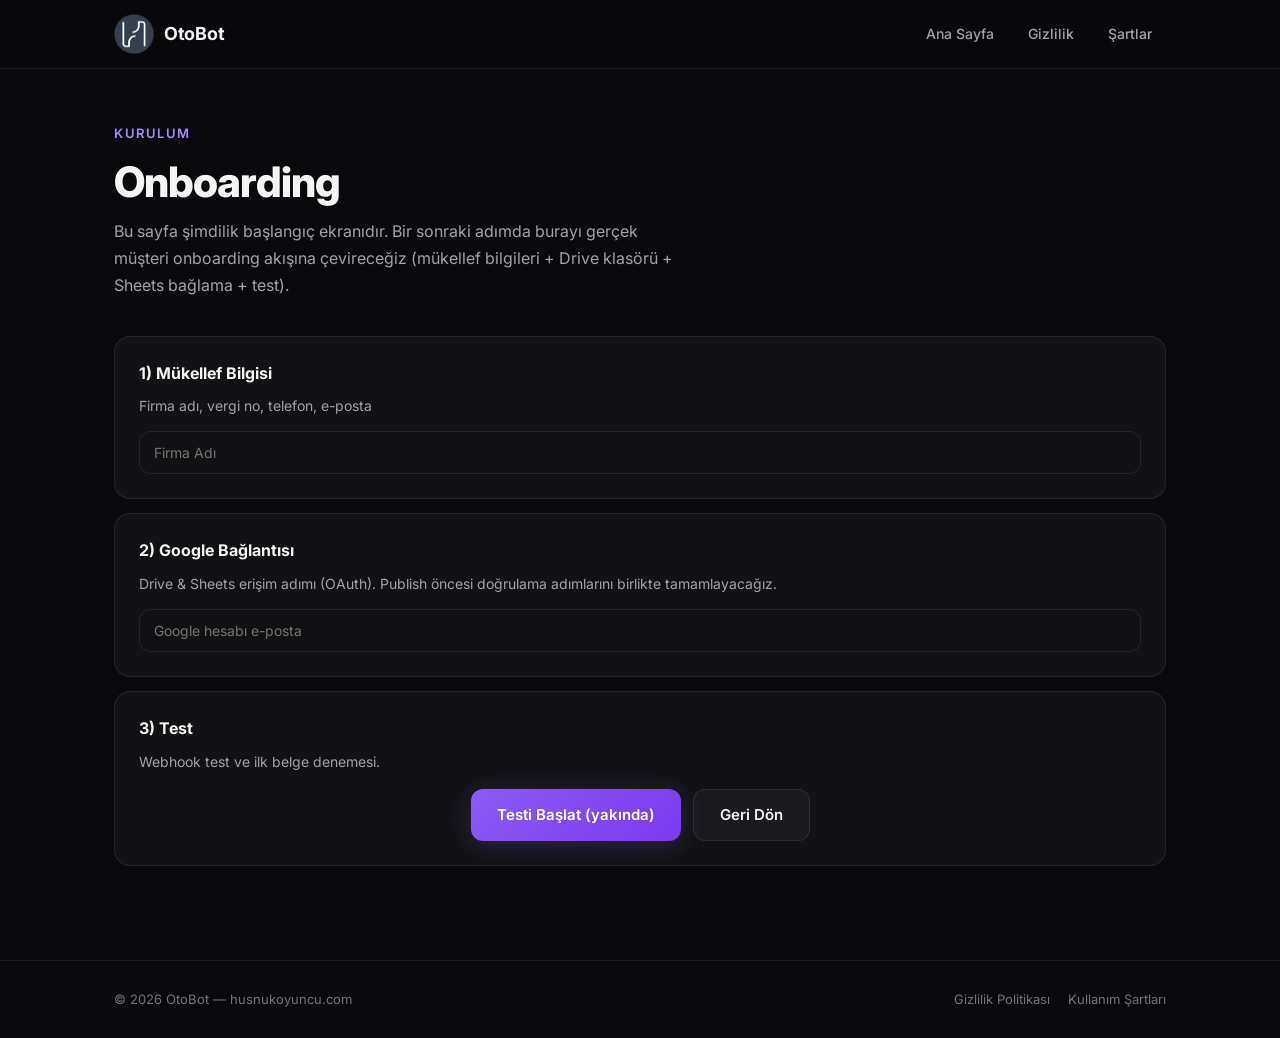
<file: onboarding/index.html>
<!doctype html>
<html lang="tr">

<head>
  <meta charset="utf-8" />
  <meta name="viewport" content="width=device-width,initial-scale=1" />
  <title>Onboarding • OtoBot</title>
  <meta name="description" content="OtoBot onboarding — muhasebe otomasyon sisteminizi kurun." />
  <link rel="stylesheet" href="/assets/style.css" />
</head>

<body>

  <!-- Navbar -->
  <nav class="navbar">
    <div class="wrapper">
      <a href="/" class="nav-brand">
        <img src="/assets/logo.png" alt="OtoBot Logo" class="logo-img">
        OtoBot
      </a>
      <button class="hamburger" id="hamburger" aria-label="Menü">
        <span></span><span></span><span></span>
      </button>
      <div class="nav-links" id="navLinks">
        <a href="/">Ana Sayfa</a>
        <a href="/privacy-policy/">Gizlilik</a>
        <a href="/terms-of-service/">Şartlar</a>
      </div>
    </div>
  </nav>

  <!-- Page Content -->
  <section class="subpage-hero">
    <div class="wrapper">
      <div class="section-label">Kurulum</div>
      <h1 class="section-title">Onboarding</h1>
      <p class="section-desc">
        Bu sayfa şimdilik başlangıç ekranıdır. Bir sonraki adımda burayı gerçek müşteri onboarding akışına çevireceğiz
        (mükellef bilgileri + Drive klasörü + Sheets bağlama + test).
      </p>

      <div class="subpage-card">
        <h3>1) Mükellef Bilgisi</h3>
        <p>Firma adı, vergi no, telefon, e-posta</p>
        <input class="subpage-input" placeholder="Firma Adı" />
      </div>

      <div class="subpage-card">
        <h3>2) Google Bağlantısı</h3>
        <p>Drive & Sheets erişim adımı (OAuth). Publish öncesi doğrulama adımlarını birlikte tamamlayacağız.</p>
        <input class="subpage-input" placeholder="Google hesabı e-posta" />
      </div>

      <div class="subpage-card">
        <h3>3) Test</h3>
        <p>Webhook test ve ilk belge denemesi.</p>
        <div class="hero-actions" style="margin-top:16px;">
          <a class="btn btn-primary" href="#">Testi Başlat (yakında)</a>
          <a class="btn" href="/">Geri Dön</a>
        </div>
      </div>
    </div>
  </section>

  <!-- Footer -->
  <footer class="footer">
    <div class="wrapper">
      <div>© <span id="y"></span> OtoBot — husnukoyuncu.com</div>
      <div class="footer-links">
        <a href="/privacy-policy/">Gizlilik Politikası</a>
        <a href="/terms-of-service/">Kullanım Şartları</a>
      </div>
    </div>
  </footer>

  <script>
    document.getElementById('y').textContent = new Date().getFullYear();
    const hamburger = document.getElementById('hamburger');
    const navLinks = document.getElementById('navLinks');
    hamburger.addEventListener('click', () => navLinks.classList.toggle('open'));
    navLinks.querySelectorAll('a').forEach(a => a.addEventListener('click', () => navLinks.classList.remove('open')));
  </script>
</body>

</html>
</file>
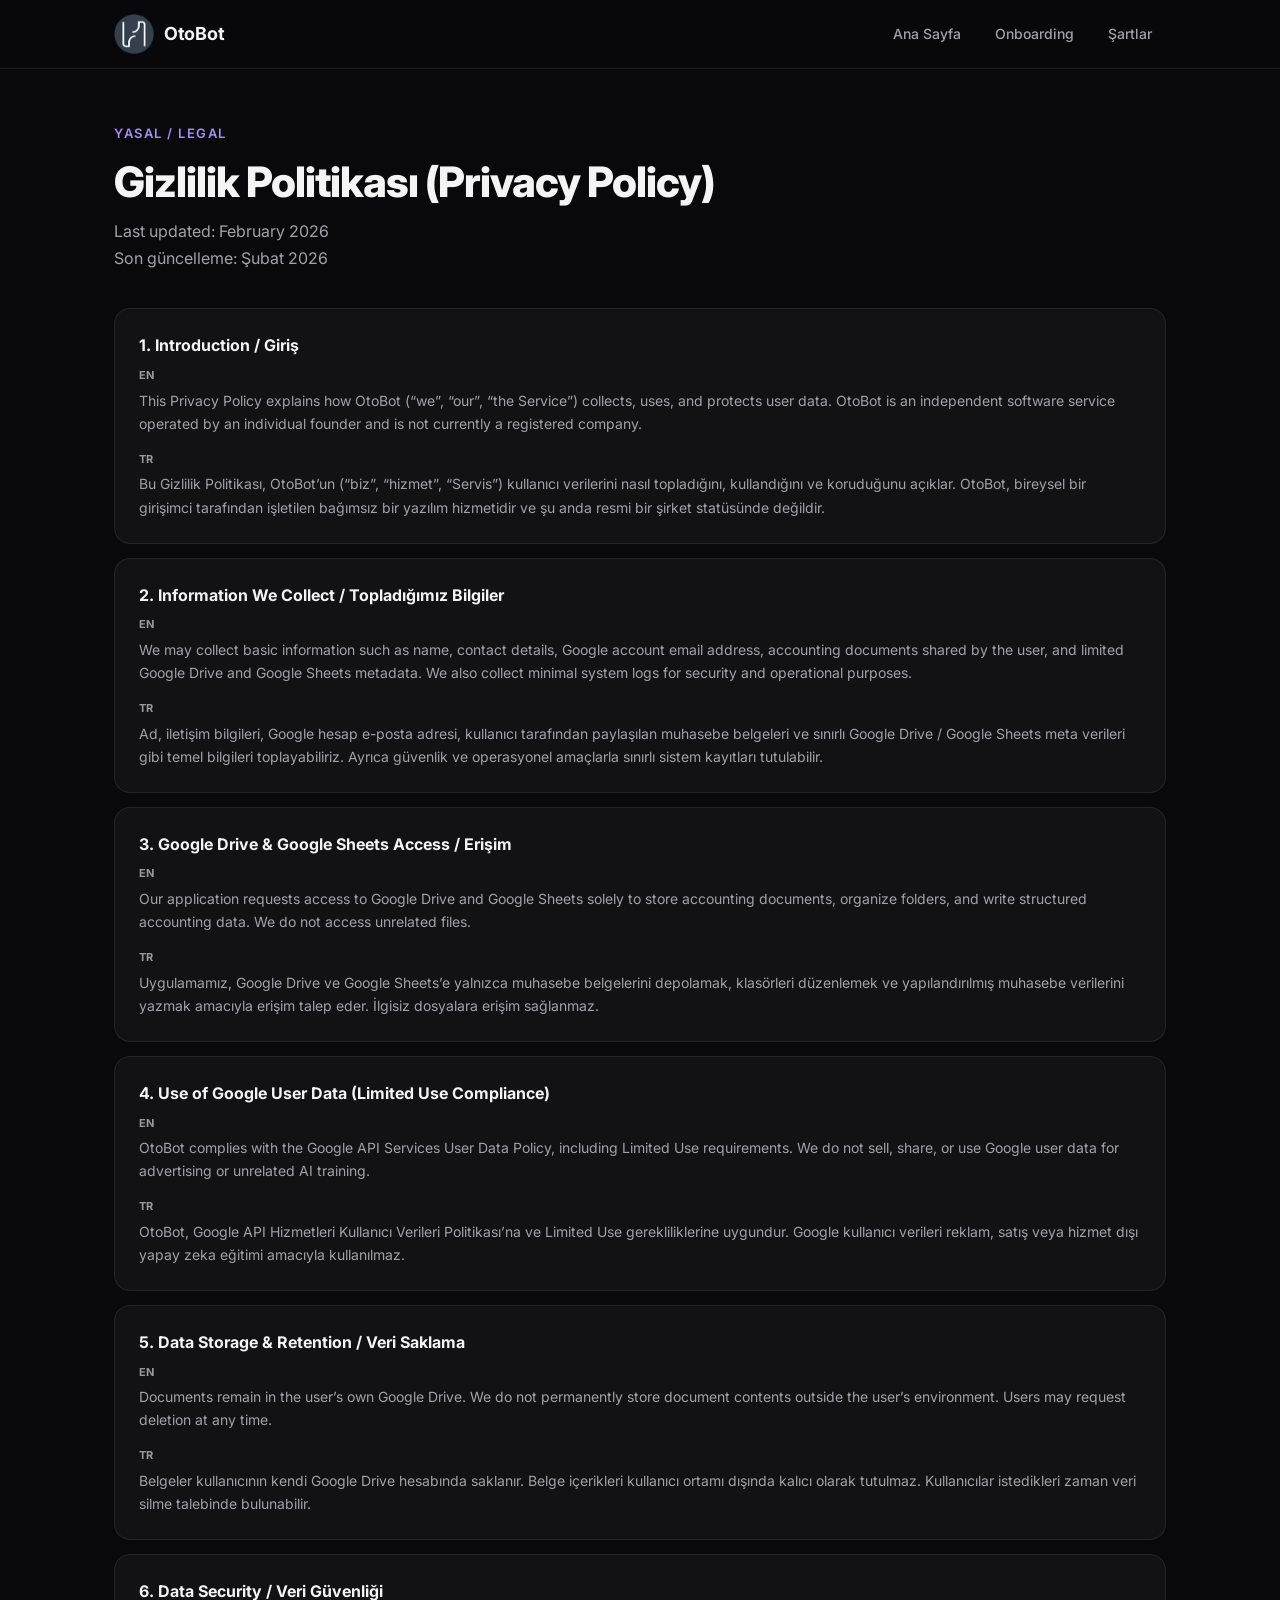
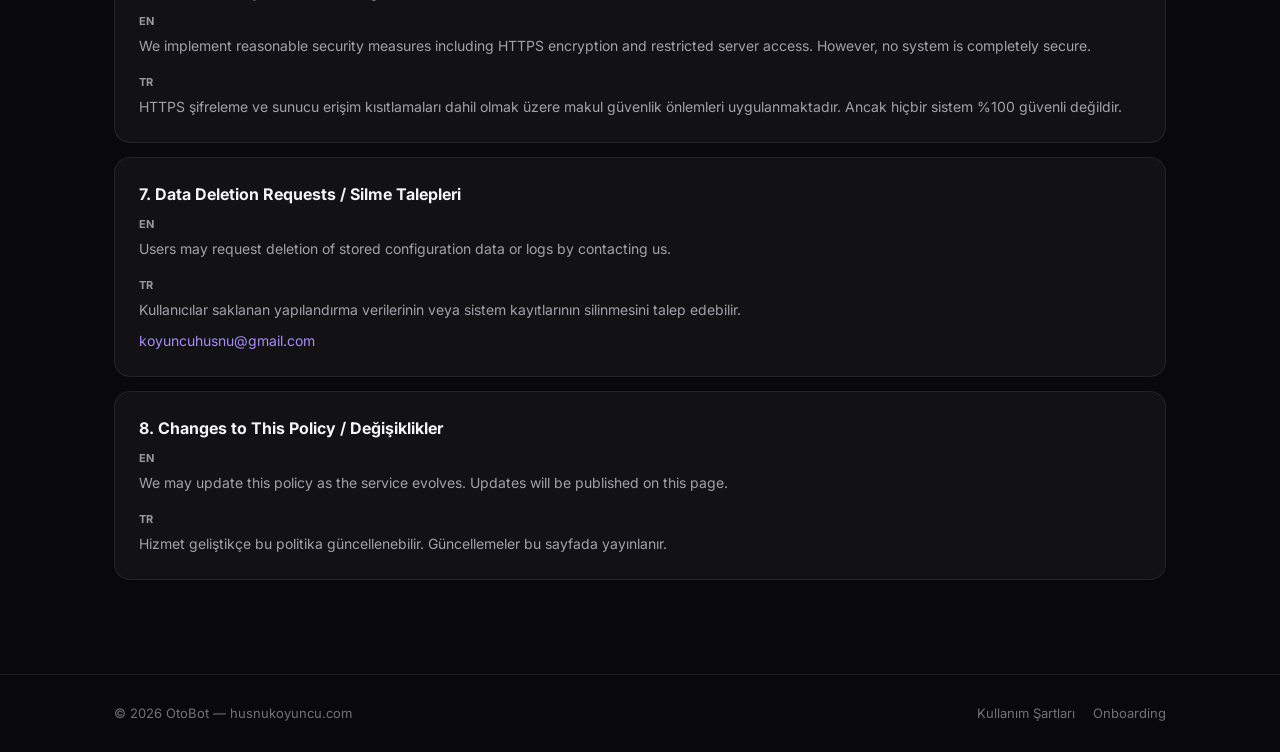
<file: privacy-policy/index.html>
<!doctype html>
<html lang="tr">

<head>
  <meta charset="utf-8" />
  <meta name="viewport" content="width=device-width,initial-scale=1" />
  <title>Gizlilik Politikası • OtoBot</title>
  <meta name="description" content="OtoBot Privacy Policy (Gizlilik Politikası) — EN/TR" />
  <link rel="stylesheet" href="/assets/style.css" />
  <style>
    .lang-label {
      font-size: 11px;
      font-weight: 700;
      opacity: 0.6;
      text-transform: uppercase;
      margin-bottom: 4px;
      display: block;
    }

    .text-block {
      margin-bottom: 16px;
    }

    .text-block:last-child {
      margin-bottom: 0;
    }
  </style>
</head>

<body>

  <!-- Navbar -->
  <nav class="navbar">
    <div class="wrapper">
      <a href="/" class="nav-brand">
        <img src="/assets/logo.png" alt="OtoBot Logo" class="logo-img">
        OtoBot
      </a>
      <button class="hamburger" id="hamburger" aria-label="Menü">
        <span></span><span></span><span></span>
      </button>
      <div class="nav-links" id="navLinks">
        <a href="/">Ana Sayfa</a>
        <a href="/onboarding/">Onboarding</a>
        <a href="/terms-of-service/">Şartlar</a>
      </div>
    </div>
  </nav>

  <!-- Page Content -->
  <section class="subpage-hero">
    <div class="wrapper">
      <div class="section-label">Yasal / Legal</div>
      <h1 class="section-title">Gizlilik Politikası (Privacy Policy)</h1>
      <p class="section-desc">
        Last updated: February 2026<br>
        Son güncelleme: Şubat 2026
      </p>

      <div class="subpage-card">
        <h3>1. Introduction / Giriş</h3>
        <div class="text-block">
          <span class="lang-label">EN</span>
          <p>This Privacy Policy explains how OtoBot (“we”, “our”, “the Service”) collects, uses, and protects user
            data. OtoBot is an independent software service operated by an individual founder and is not currently a
            registered company.</p>
        </div>
        <div class="text-block">
          <span class="lang-label">TR</span>
          <p>Bu Gizlilik Politikası, OtoBot’un (“biz”, “hizmet”, “Servis”) kullanıcı verilerini nasıl topladığını,
            kullandığını ve koruduğunu açıklar. OtoBot, bireysel bir girişimci tarafından işletilen bağımsız bir yazılım
            hizmetidir ve şu anda resmi bir şirket statüsünde değildir.</p>
        </div>
      </div>

      <div class="subpage-card">
        <h3>2. Information We Collect / Topladığımız Bilgiler</h3>
        <div class="text-block">
          <span class="lang-label">EN</span>
          <p>We may collect basic information such as name, contact details, Google account email address, accounting
            documents shared by the user, and limited Google Drive and Google Sheets metadata. We also collect minimal
            system logs for security and operational purposes.</p>
        </div>
        <div class="text-block">
          <span class="lang-label">TR</span>
          <p>Ad, iletişim bilgileri, Google hesap e-posta adresi, kullanıcı tarafından paylaşılan muhasebe belgeleri ve
            sınırlı Google Drive / Google Sheets meta verileri gibi temel bilgileri toplayabiliriz. Ayrıca güvenlik ve
            operasyonel amaçlarla sınırlı sistem kayıtları tutulabilir.</p>
        </div>
      </div>

      <div class="subpage-card">
        <h3>3. Google Drive & Google Sheets Access / Erişim</h3>
        <div class="text-block">
          <span class="lang-label">EN</span>
          <p>Our application requests access to Google Drive and Google Sheets solely to store accounting documents,
            organize folders, and write structured accounting data. We do not access unrelated files.</p>
        </div>
        <div class="text-block">
          <span class="lang-label">TR</span>
          <p>Uygulamamız, Google Drive ve Google Sheets’e yalnızca muhasebe belgelerini depolamak, klasörleri düzenlemek
            ve yapılandırılmış muhasebe verilerini yazmak amacıyla erişim talep eder. İlgisiz dosyalara erişim
            sağlanmaz.</p>
        </div>
      </div>

      <div class="subpage-card">
        <h3>4. Use of Google User Data (Limited Use Compliance)</h3>
        <div class="text-block">
          <span class="lang-label">EN</span>
          <p>OtoBot complies with the Google API Services User Data Policy, including Limited Use requirements. We do
            not sell, share, or use Google user data for advertising or unrelated AI training.</p>
        </div>
        <div class="text-block">
          <span class="lang-label">TR</span>
          <p>OtoBot, Google API Hizmetleri Kullanıcı Verileri Politikası’na ve Limited Use gerekliliklerine uygundur.
            Google kullanıcı verileri reklam, satış veya hizmet dışı yapay zeka eğitimi amacıyla kullanılmaz.</p>
        </div>
      </div>

      <div class="subpage-card">
        <h3>5. Data Storage & Retention / Veri Saklama</h3>
        <div class="text-block">
          <span class="lang-label">EN</span>
          <p>Documents remain in the user’s own Google Drive. We do not permanently store document contents outside the
            user’s environment. Users may request deletion at any time.</p>
        </div>
        <div class="text-block">
          <span class="lang-label">TR</span>
          <p>Belgeler kullanıcının kendi Google Drive hesabında saklanır. Belge içerikleri kullanıcı ortamı dışında
            kalıcı olarak tutulmaz. Kullanıcılar istedikleri zaman veri silme talebinde bulunabilir.</p>
        </div>
      </div>

      <div class="subpage-card">
        <h3>6. Data Security / Veri Güvenliği</h3>
        <div class="text-block">
          <span class="lang-label">EN</span>
          <p>We implement reasonable security measures including HTTPS encryption and restricted server access. However,
            no system is completely secure.</p>
        </div>
        <div class="text-block">
          <span class="lang-label">TR</span>
          <p>HTTPS şifreleme ve sunucu erişim kısıtlamaları dahil olmak üzere makul güvenlik önlemleri uygulanmaktadır.
            Ancak hiçbir sistem %100 güvenli değildir.</p>
        </div>
      </div>

      <div class="subpage-card">
        <h3>7. Data Deletion Requests / Silme Talepleri</h3>
        <div class="text-block">
          <span class="lang-label">EN</span>
          <p>Users may request deletion of stored configuration data or logs by contacting us.</p>
        </div>
        <div class="text-block">
          <span class="lang-label">TR</span>
          <p>Kullanıcılar saklanan yapılandırma verilerinin veya sistem kayıtlarının silinmesini talep edebilir.</p>
          <p style="margin-top:8px"><a href="mailto:koyuncuhusnu@gmail.com"
              style="color:var(--accent-light)">koyuncuhusnu@gmail.com</a></p>
        </div>
      </div>

      <div class="subpage-card">
        <h3>8. Changes to This Policy / Değişiklikler</h3>
        <div class="text-block">
          <span class="lang-label">EN</span>
          <p>We may update this policy as the service evolves. Updates will be published on this page.</p>
        </div>
        <div class="text-block">
          <span class="lang-label">TR</span>
          <p>Hizmet geliştikçe bu politika güncellenebilir. Güncellemeler bu sayfada yayınlanır.</p>
        </div>
      </div>

    </div>
  </section>

  <!-- Footer -->
  <footer class="footer">
    <div class="wrapper">
      <div>© <span id="y"></span> OtoBot — husnukoyuncu.com</div>
      <div class="footer-links">
        <a href="/terms-of-service/">Kullanım Şartları</a>
        <a href="/onboarding/">Onboarding</a>
      </div>
    </div>
  </footer>

  <script>
    document.getElementById('y').textContent = new Date().getFullYear();
    const hamburger = document.getElementById('hamburger');
    const navLinks = document.getElementById('navLinks');
    hamburger.addEventListener('click', () => navLinks.classList.toggle('open'));
    navLinks.querySelectorAll('a').forEach(a => a.addEventListener('click', () => navLinks.classList.remove('open')));
  </script>
</body>

</html>
</file>
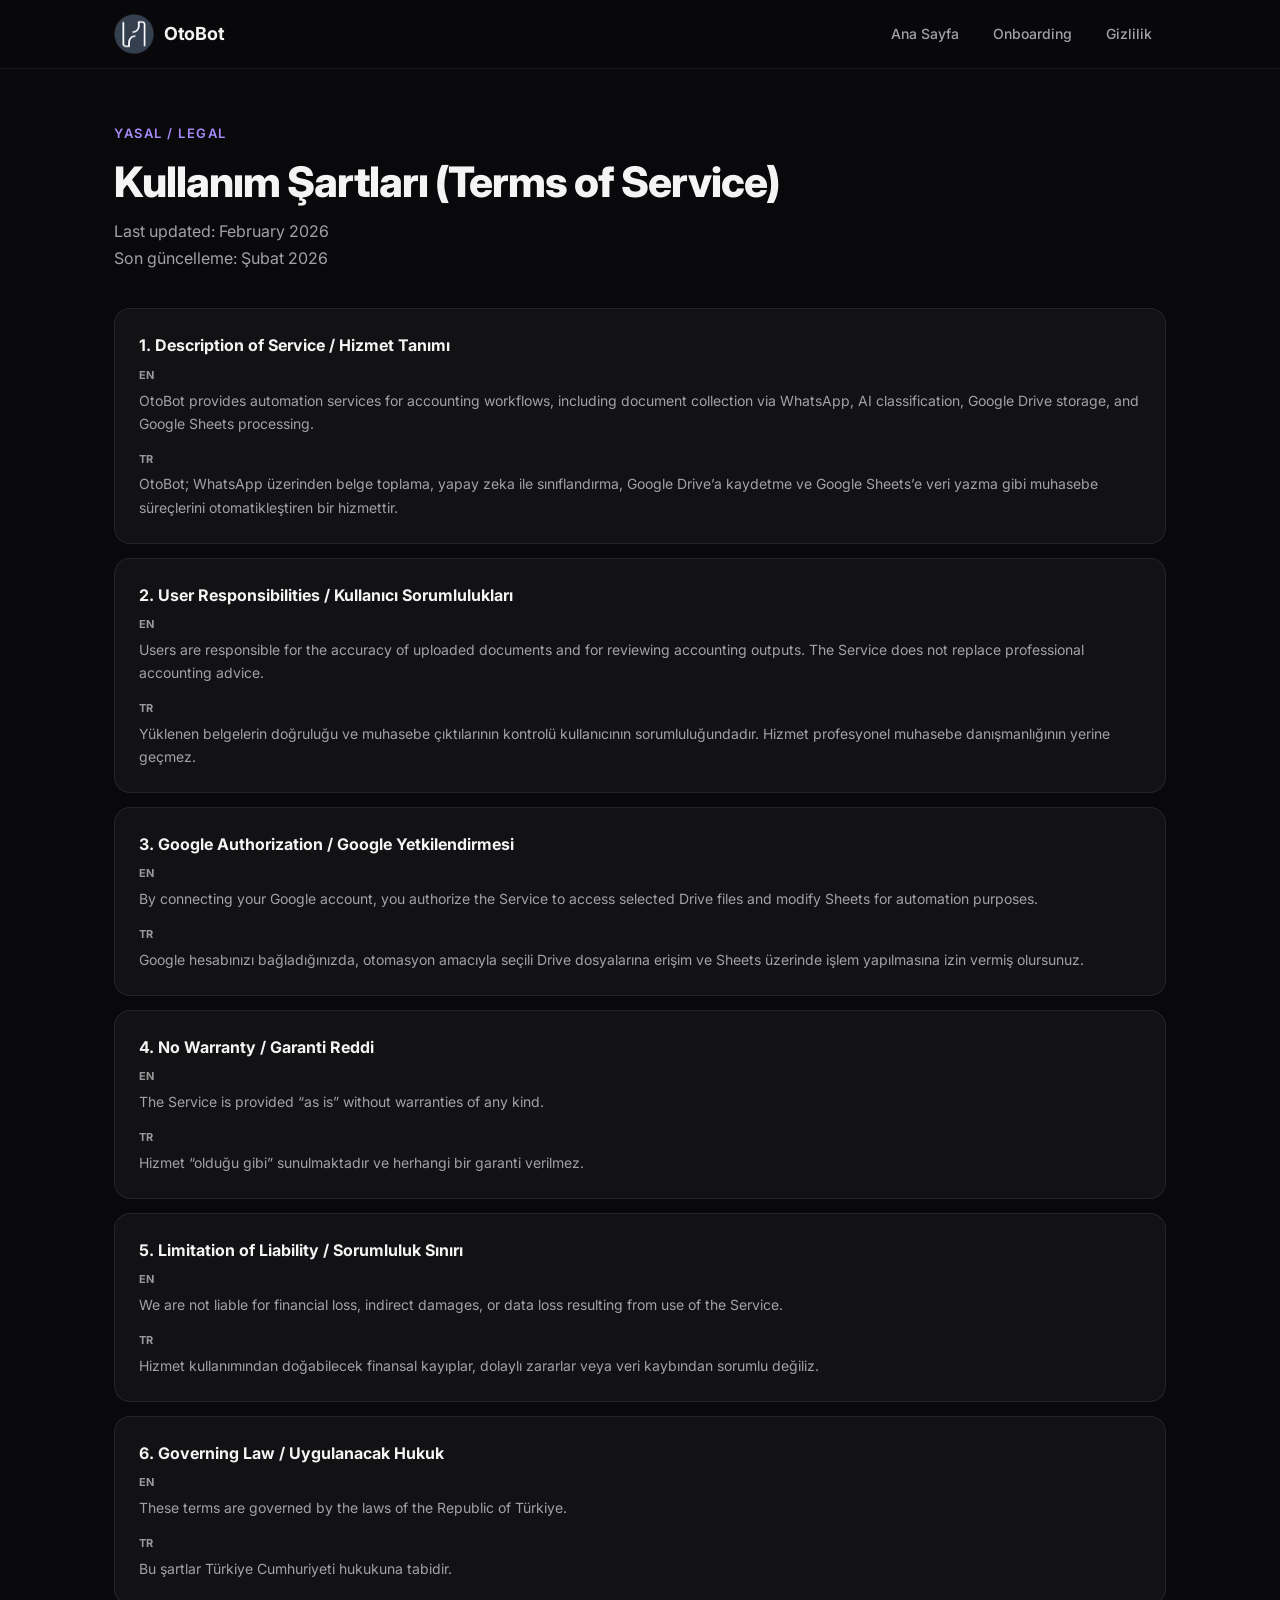
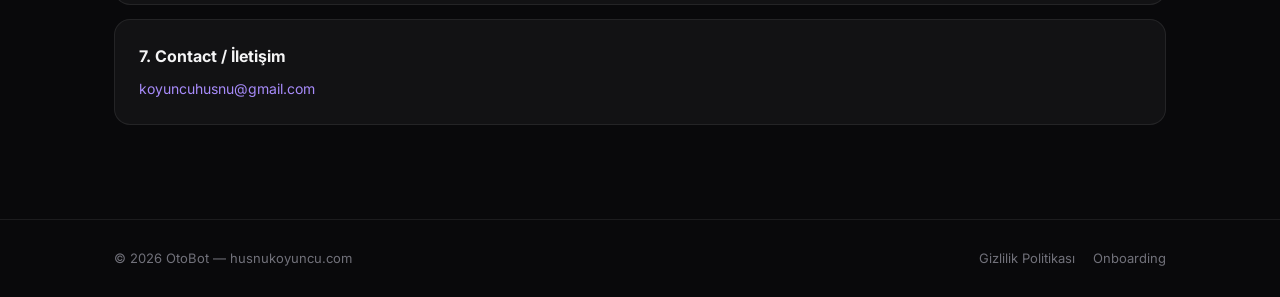
<file: terms-of-service/index.html>
<!doctype html>
<html lang="tr">

<head>
  <meta charset="utf-8" />
  <meta name="viewport" content="width=device-width,initial-scale=1" />
  <title>Kullanım Şartları • OtoBot</title>
  <meta name="description" content="OtoBot Terms of Service (Kullanım Şartları) — EN/TR" />
  <link rel="stylesheet" href="/assets/style.css" />
  <style>
    .lang-label {
      font-size: 11px;
      font-weight: 700;
      opacity: 0.6;
      text-transform: uppercase;
      margin-bottom: 4px;
      display: block;
    }

    .text-block {
      margin-bottom: 16px;
    }

    .text-block:last-child {
      margin-bottom: 0;
    }
  </style>
</head>

<body>

  <!-- Navbar -->
  <nav class="navbar">
    <div class="wrapper">
      <a href="/" class="nav-brand">
        <img src="/assets/logo.png" alt="OtoBot Logo" class="logo-img">
        OtoBot
      </a>
      <button class="hamburger" id="hamburger" aria-label="Menü">
        <span></span><span></span><span></span>
      </button>
      <div class="nav-links" id="navLinks">
        <a href="/">Ana Sayfa</a>
        <a href="/onboarding/">Onboarding</a>
        <a href="/privacy-policy/">Gizlilik</a>
      </div>
    </div>
  </nav>

  <!-- Page Content -->
  <section class="subpage-hero">
    <div class="wrapper">
      <div class="section-label">Yasal / Legal</div>
      <h1 class="section-title">Kullanım Şartları (Terms of Service)</h1>
      <p class="section-desc">
        Last updated: February 2026<br>
        Son güncelleme: Şubat 2026
      </p>

      <div class="subpage-card">
        <h3>1. Description of Service / Hizmet Tanımı</h3>
        <div class="text-block">
          <span class="lang-label">EN</span>
          <p>OtoBot provides automation services for accounting workflows, including document collection via WhatsApp,
            AI classification, Google Drive storage, and Google Sheets processing.</p>
        </div>
        <div class="text-block">
          <span class="lang-label">TR</span>
          <p>OtoBot; WhatsApp üzerinden belge toplama, yapay zeka ile sınıflandırma, Google Drive’a kaydetme ve Google
            Sheets’e veri yazma gibi muhasebe süreçlerini otomatikleştiren bir hizmettir.</p>
        </div>
      </div>

      <div class="subpage-card">
        <h3>2. User Responsibilities / Kullanıcı Sorumlulukları</h3>
        <div class="text-block">
          <span class="lang-label">EN</span>
          <p>Users are responsible for the accuracy of uploaded documents and for reviewing accounting outputs. The
            Service does not replace professional accounting advice.</p>
        </div>
        <div class="text-block">
          <span class="lang-label">TR</span>
          <p>Yüklenen belgelerin doğruluğu ve muhasebe çıktılarının kontrolü kullanıcının sorumluluğundadır. Hizmet
            profesyonel muhasebe danışmanlığının yerine geçmez.</p>
        </div>
      </div>

      <div class="subpage-card">
        <h3>3. Google Authorization / Google Yetkilendirmesi</h3>
        <div class="text-block">
          <span class="lang-label">EN</span>
          <p>By connecting your Google account, you authorize the Service to access selected Drive files and modify
            Sheets for automation purposes.</p>
        </div>
        <div class="text-block">
          <span class="lang-label">TR</span>
          <p>Google hesabınızı bağladığınızda, otomasyon amacıyla seçili Drive dosyalarına erişim ve Sheets üzerinde
            işlem yapılmasına izin vermiş olursunuz.</p>
        </div>
      </div>

      <div class="subpage-card">
        <h3>4. No Warranty / Garanti Reddi</h3>
        <div class="text-block">
          <span class="lang-label">EN</span>
          <p>The Service is provided “as is” without warranties of any kind.</p>
        </div>
        <div class="text-block">
          <span class="lang-label">TR</span>
          <p>Hizmet “olduğu gibi” sunulmaktadır ve herhangi bir garanti verilmez.</p>
        </div>
      </div>

      <div class="subpage-card">
        <h3>5. Limitation of Liability / Sorumluluk Sınırı</h3>
        <div class="text-block">
          <span class="lang-label">EN</span>
          <p>We are not liable for financial loss, indirect damages, or data loss resulting from use of the Service.</p>
        </div>
        <div class="text-block">
          <span class="lang-label">TR</span>
          <p>Hizmet kullanımından doğabilecek finansal kayıplar, dolaylı zararlar veya veri kaybından sorumlu değiliz.
          </p>
        </div>
      </div>

      <div class="subpage-card">
        <h3>6. Governing Law / Uygulanacak Hukuk</h3>
        <div class="text-block">
          <span class="lang-label">EN</span>
          <p>These terms are governed by the laws of the Republic of Türkiye.</p>
        </div>
        <div class="text-block">
          <span class="lang-label">TR</span>
          <p>Bu şartlar Türkiye Cumhuriyeti hukukuna tabidir.</p>
        </div>
      </div>

      <div class="subpage-card">
        <h3>7. Contact / İletişim</h3>
        <p><a href="mailto:koyuncuhusnu@gmail.com" style="color:var(--accent-light)">koyuncuhusnu@gmail.com</a></p>
      </div>

    </div>
  </section>

  <!-- Footer -->
  <footer class="footer">
    <div class="wrapper">
      <div>© <span id="y"></span> OtoBot — husnukoyuncu.com</div>
      <div class="footer-links">
        <a href="/privacy-policy/">Gizlilik Politikası</a>
        <a href="/onboarding/">Onboarding</a>
      </div>
    </div>
  </footer>

  <script>
    document.getElementById('y').textContent = new Date().getFullYear();
    const hamburger = document.getElementById('hamburger');
    const navLinks = document.getElementById('navLinks');
    hamburger.addEventListener('click', () => navLinks.classList.toggle('open'));
    navLinks.querySelectorAll('a').forEach(a => a.addEventListener('click', () => navLinks.classList.remove('open')));
  </script>
</body>

</html>
</file>
<file: assets/style.css>
/* ===== OtoBot — Landing Page Styles ===== */
@import url('https://fonts.googleapis.com/css2?family=Inter:wght@400;500;600;700;800&display=swap');

/* --- Tokens --- */
:root {
  --bg: #09090b;
  --bg-subtle: #111114;
  --surface: rgba(255,255,255,.04);
  --surface-hover: rgba(255,255,255,.07);
  --border: rgba(255,255,255,.08);
  --border-hover: rgba(255,255,255,.14);
  --text: #f4f4f5;
  --text-muted: #a1a1aa;
  --text-dim: #71717a;
  --accent: #8b5cf6;
  --accent-light: #a78bfa;
  --accent-glow: rgba(139,92,246,.25);
  --green: #22c55e;
  --green-glow: rgba(34,197,94,.2);
  --radius: 16px;
  --radius-sm: 12px;
  --transition: .3s cubic-bezier(.4,0,.2,1);
}

/* --- Reset --- */
*, *::before, *::after { box-sizing: border-box; margin: 0; padding: 0; }
html { scroll-behavior: smooth; scroll-padding-top: 80px; }
body {
  background: var(--bg);
  color: var(--text);
  font-family: 'Inter', system-ui, -apple-system, sans-serif;
  line-height: 1.6;
  -webkit-font-smoothing: antialiased;
  overflow-x: hidden;
}
a { color: inherit; text-decoration: none; }
img { max-width: 100%; display: block; }
ul { list-style: none; }

/* --- Layout --- */
.wrapper { max-width: 1100px; margin: 0 auto; padding: 0 24px; }

/* --- Navbar --- */
.navbar {
  position: fixed; top: 0; left: 0; right: 0; z-index: 100;
  padding: 14px 24px;
  background: rgba(9,9,11,.7);
  backdrop-filter: blur(20px) saturate(1.4);
  -webkit-backdrop-filter: blur(20px) saturate(1.4);
  border-bottom: 1px solid var(--border);
  transition: background var(--transition);
}
.navbar .wrapper {
  display: flex; align-items: center; justify-content: space-between;
}
.nav-brand {
  display: flex; align-items: center; gap: 10px;
  font-weight: 700; font-size: 18px; letter-spacing: -.3px;
}
.nav-brand .logo-icon {
  width: 32px; height: 32px; border-radius: 10px;
  background: linear-gradient(135deg, var(--accent), #6d28d9);
  display: flex; align-items: center; justify-content: center;
  font-size: 14px; font-weight: 800; color: #fff;
  box-shadow: 0 0 20px var(--accent-glow);
}
.nav-links { display: flex; align-items: center; gap: 6px; }
.nav-links a {
  padding: 8px 14px; border-radius: 10px;
  font-size: 14px; font-weight: 500; color: var(--text-muted);
  transition: color var(--transition), background var(--transition);
}
.nav-links a:hover { color: var(--text); background: var(--surface); }
.nav-cta {
  padding: 8px 18px !important; border-radius: 10px;
  background: var(--accent) !important; color: #fff !important;
  font-weight: 600 !important;
  transition: opacity var(--transition), transform var(--transition);
}
.nav-cta:hover { opacity: .9; transform: translateY(-1px); }

/* Hamburger */
.hamburger { display: none; flex-direction: column; gap: 5px; cursor: pointer; padding: 4px; background: none; border: none; }
.hamburger span { width: 22px; height: 2px; background: var(--text-muted); border-radius: 2px; transition: var(--transition); }
.logo-img {
  height: 40px;
  width: auto;
  display: block;
  object-fit: contain;
}

/* --- Hero --- */
.hero {
  min-height: 100vh;
  display: flex; align-items: center; justify-content: center;
  text-align: center;
  padding: 140px 24px 100px;
  position: relative;
  overflow: hidden;
}
.hero::before {
  content: '';
  position: absolute; top: -200px; left: 50%; transform: translateX(-50%);
  width: 600px; height: 600px;
  background: radial-gradient(circle, var(--accent-glow) 0%, transparent 70%);
  pointer-events: none;
  animation: pulse 6s ease-in-out infinite;
}
@keyframes pulse {
  0%, 100% { opacity: .5; transform: translateX(-50%) scale(1); }
  50% { opacity: .8; transform: translateX(-50%) scale(1.15); }
}
.hero-content { position: relative; z-index: 1; max-width: 720px; }
.hero-badge {
  display: inline-flex; align-items: center; gap: 8px;
  padding: 6px 16px; border-radius: 999px;
  background: var(--surface); border: 1px solid var(--border);
  font-size: 13px; color: var(--text-muted); font-weight: 500;
  margin-bottom: 28px;
}
.hero-badge .pulse-dot {
  width: 8px; height: 8px; border-radius: 50%;
  background: var(--green);
  box-shadow: 0 0 12px var(--green-glow);
  animation: dotPulse 2s ease-in-out infinite;
}
@keyframes dotPulse {
  0%, 100% { opacity: 1; } 50% { opacity: .4; }
}
.hero h1 {
  font-size: clamp(36px, 6vw, 64px);
  font-weight: 800; letter-spacing: -1.5px;
  line-height: 1.08;
  margin-bottom: 20px;
  background: linear-gradient(135deg, var(--text) 40%, var(--accent-light));
  -webkit-background-clip: text; -webkit-text-fill-color: transparent;
  background-clip: text;
}
.hero p {
  font-size: 17px; line-height: 1.7;
  color: var(--text-muted); max-width: 540px; margin: 0 auto 36px;
}
.hero-actions { display: flex; gap: 12px; justify-content: center; flex-wrap: wrap; }

/* --- Buttons --- */
.btn {
  display: inline-flex; align-items: center; gap: 8px;
  padding: 13px 26px; border-radius: var(--radius-sm);
  font-size: 15px; font-weight: 600; cursor: pointer;
  border: 1px solid var(--border);
  background: var(--surface);
  color: var(--text);
  transition: all var(--transition);
}
.btn:hover { border-color: var(--border-hover); background: var(--surface-hover); transform: translateY(-2px); }
.btn-primary {
  background: linear-gradient(135deg, var(--accent), #7c3aed);
  border: none; color: #fff;
  box-shadow: 0 4px 24px var(--accent-glow);
}
.btn-primary:hover { box-shadow: 0 8px 32px rgba(139,92,246,.35); transform: translateY(-2px); }
.btn svg { width: 18px; height: 18px; }

/* --- Section Common --- */
.section {
  padding: 100px 0;
  position: relative;
}
.section-label {
  display: inline-flex; align-items: center; gap: 8px;
  font-size: 13px; font-weight: 600; text-transform: uppercase;
  letter-spacing: 1.5px; color: var(--accent-light);
  margin-bottom: 14px;
}
.section-title {
  font-size: clamp(28px, 4vw, 42px);
  font-weight: 800; letter-spacing: -1px;
  line-height: 1.15; margin-bottom: 16px;
}
.section-desc {
  font-size: 16px; color: var(--text-muted);
  max-width: 560px; line-height: 1.7;
}
.section-header { text-align: center; margin-bottom: 56px; }
.section-header .section-desc { margin: 0 auto; }

/* Divider */
.section + .section { border-top: 1px solid var(--border); }

/* --- Features --- */
.features-grid {
  display: grid;
  grid-template-columns: repeat(auto-fit, minmax(260px, 1fr));
  gap: 16px;
}
.feature-card {
  padding: 28px 24px;
  background: var(--surface);
  border: 1px solid var(--border);
  border-radius: var(--radius);
  transition: all var(--transition);
  position: relative;
  overflow: hidden;
}
.feature-card::before {
  content: '';
  position: absolute; top: 0; left: 0; right: 0; height: 2px;
  background: linear-gradient(90deg, transparent, var(--accent), transparent);
  opacity: 0; transition: opacity var(--transition);
}
.feature-card:hover { border-color: var(--border-hover); transform: translateY(-4px); }
.feature-card:hover::before { opacity: 1; }
.feature-icon {
  width: 44px; height: 44px; border-radius: 12px;
  display: flex; align-items: center; justify-content: center;
  margin-bottom: 18px; font-size: 22px;
  background: var(--accent-glow);
}
.feature-card h3 {
  font-size: 17px; font-weight: 700; margin-bottom: 8px;
}
.feature-card p {
  font-size: 14px; color: var(--text-muted); line-height: 1.65;
}

/* --- How It Works --- */
.steps-grid {
  display: grid;
  grid-template-columns: repeat(3, 1fr);
  gap: 24px;
  position: relative;
}
.steps-grid::before {
  content: '';
  position: absolute;
  top: 44px; left: 16.66%; right: 16.66%;
  height: 2px;
  background: linear-gradient(90deg, var(--accent-glow), var(--accent), var(--accent-glow));
  opacity: .4;
}
.step-card { text-align: center; position: relative; z-index: 1; }
.step-number {
  width: 56px; height: 56px; border-radius: 50%;
  background: var(--bg);
  border: 2px solid var(--accent);
  display: flex; align-items: center; justify-content: center;
  margin: 0 auto 20px;
  font-size: 20px; font-weight: 800;
  color: var(--accent-light);
  box-shadow: 0 0 24px var(--accent-glow);
}
.step-card h3 {
  font-size: 17px; font-weight: 700; margin-bottom: 8px;
}
.step-card p {
  font-size: 14px; color: var(--text-muted); line-height: 1.65;
  max-width: 280px; margin: 0 auto;
}

/* --- Pricing --- */
.pricing-grid {
  display: grid;
  grid-template-columns: repeat(auto-fit, minmax(280px, 1fr));
  gap: 20px;
  max-width: 900px; margin: 0 auto;
}
.pricing-card {
  padding: 32px 28px;
  background: var(--surface);
  border: 1px solid var(--border);
  border-radius: var(--radius);
  transition: all var(--transition);
  position: relative;
}
.pricing-card.featured {
  border-color: var(--accent);
  box-shadow: 0 0 40px var(--accent-glow);
}
.pricing-card.featured .pricing-badge {
  position: absolute; top: -12px; left: 50%; transform: translateX(-50%);
  padding: 4px 16px; border-radius: 999px;
  background: var(--accent); color: #fff;
  font-size: 12px; font-weight: 700; text-transform: uppercase;
  letter-spacing: .5px;
}
.pricing-card:hover { transform: translateY(-4px); }
.pricing-plan {
  font-size: 15px; font-weight: 700; text-transform: uppercase;
  letter-spacing: .5px; color: var(--text-muted); margin-bottom: 12px;
}
.pricing-price {
  font-size: 48px; font-weight: 800; letter-spacing: -2px;
  margin-bottom: 8px;
}
.pricing-price span { font-size: 16px; font-weight: 500; color: var(--text-muted); letter-spacing: 0; }
.pricing-desc {
  font-size: 14px; color: var(--text-dim); margin-bottom: 24px; line-height: 1.5;
}
.pricing-features { margin-bottom: 28px; }
.pricing-features li {
  display: flex; align-items: center; gap: 10px;
  padding: 8px 0; font-size: 14px; color: var(--text-muted);
  border-bottom: 1px solid var(--border);
}
.pricing-features li:last-child { border-bottom: none; }
.pricing-features li svg {
  width: 16px; height: 16px; flex-shrink: 0;
  color: var(--green);
}

/* --- CTA / Contact --- */
.cta-section {
  text-align: center;
  padding: 100px 0;
}
.cta-box {
  max-width: 600px; margin: 0 auto;
  padding: 48px 40px;
  background: var(--surface);
  border: 1px solid var(--border);
  border-radius: 24px;
  position: relative; overflow: hidden;
}
.cta-box::before {
  content: '';
  position: absolute; top: -80px; left: 50%; transform: translateX(-50%);
  width: 300px; height: 300px;
  background: radial-gradient(circle, var(--accent-glow) 0%, transparent 70%);
  pointer-events: none; opacity: .5;
}
.cta-box > * { position: relative; z-index: 1; }
.cta-box h2 {
  font-size: 28px; font-weight: 800; letter-spacing: -.5px;
  margin-bottom: 12px;
}
.cta-box p {
  font-size: 15px; color: var(--text-muted); margin-bottom: 28px; line-height: 1.7;
}
.cta-email {
  font-size: 15px; color: var(--text-dim); margin-top: 16px;
}
.cta-email a {
  color: var(--accent-light); text-decoration: underline;
  text-decoration-color: rgba(167,139,250,.3);
  text-underline-offset: 3px;
  transition: color var(--transition), text-decoration-color var(--transition);
}
.cta-email a:hover { text-decoration-color: var(--accent-light); }

/* --- Footer --- */
.footer {
  padding: 28px 0;
  border-top: 1px solid var(--border);
  color: var(--text-dim); font-size: 13px;
}
.footer .wrapper {
  display: flex; align-items: center; justify-content: space-between;
  flex-wrap: wrap; gap: 12px;
}
.footer-links { display: flex; gap: 18px; }
.footer-links a { transition: color var(--transition); }
.footer-links a:hover { color: var(--text-muted); }

/* --- Sub-page Layout --- */
.subpage-hero {
  padding: 120px 0 80px;
}
.subpage-hero .section-title {
  margin-bottom: 12px;
}
.subpage-hero .section-desc {
  margin-bottom: 36px;
}
.subpage-card {
  padding: 24px;
  background: var(--surface);
  border: 1px solid var(--border);
  border-radius: var(--radius);
  margin-bottom: 14px;
  transition: border-color var(--transition);
}
.subpage-card:hover { border-color: var(--border-hover); }
.subpage-card h3 {
  font-size: 16px; font-weight: 700; margin-bottom: 8px;
}
.subpage-card p {
  font-size: 14px; color: var(--text-muted); line-height: 1.65; margin: 0;
}
.subpage-input {
  width: 100%; margin-top: 14px;
  padding: 12px 14px; border-radius: var(--radius-sm);
  border: 1px solid var(--border);
  background: var(--bg-subtle);
  color: var(--text);
  font-family: inherit; font-size: 14px;
  outline: none;
  transition: border-color var(--transition);
}
.subpage-input:focus { border-color: var(--accent); }

/* --- Animations --- */
.fade-up {
  opacity: 0; transform: translateY(28px);
  transition: opacity .7s cubic-bezier(.4,0,.2,1), transform .7s cubic-bezier(.4,0,.2,1);
}
.fade-up.visible { opacity: 1; transform: translateY(0); }

/* --- Responsive --- */
@media (max-width: 768px) {
  .nav-links { 
    display: none; 
    position: absolute; top: 100%; left: 0; right: 0;
    flex-direction: column; padding: 16px 24px;
    background: rgba(9,9,11,.95);
    backdrop-filter: blur(20px);
    border-bottom: 1px solid var(--border);
  }
  .nav-links.open { display: flex; }
  .hamburger { display: flex; }
  
  .hero { padding: 120px 24px 80px; min-height: auto; }
  .steps-grid { grid-template-columns: 1fr; gap: 32px; }
  .steps-grid::before { display: none; }
  .pricing-grid { grid-template-columns: 1fr; }
  .cta-box { padding: 36px 24px; }
  .footer .wrapper { justify-content: center; text-align: center; }
}

@media (max-width: 480px) {
  .hero-actions { flex-direction: column; align-items: center; }
  .btn { width: 100%; justify-content: center; }
  .features-grid { grid-template-columns: 1fr; }
}
</file>
<file: connected-care/assets/style.css>
/* ===== Connected Care — Full Clarion Health Design System ===== */
@import url('https://fonts.googleapis.com/css2?family=DM+Serif+Display:ital@0;1&family=Inter:wght@300;400;500;600;700&display=swap');

/* ——— Tokens ——— */
:root {
  --bg-outer: #EDEBE5;
  --bg: #F9F9F4;
  --bg-warm: #F3F1EB;
  --bg-dark: #3C210C;
  --text: #3C210C;
  --text-body: #60584C;
  --text-muted: #8A7E70;
  --text-white: #F9F9F4;
  --border: #DEDACB;
  --accent: #7A5C3E;
  --teal: #8ECEC5;
  --teal-bg: #C8EDE8;
  --serif: 'DM Serif Display', Georgia, serif;
  --sans: 'Inter', system-ui, -apple-system, sans-serif;
  --radius: 16px;
  --radius-lg: 28px;
  --radius-xl: 40px;
  --transition: .3s cubic-bezier(.4,0,.2,1);
  --shadow: 0 4px 24px rgba(60,33,12,.06);
  --max-w: 1280px;
}

/* ——— Reset ——— */
*,*::before,*::after{box-sizing:border-box;margin:0;padding:0}
html{scroll-behavior:smooth;scroll-padding-top:80px}
body{
  background:var(--bg-outer);
  color:var(--text-body);
  font-family:var(--sans);
  font-size:15.5px;
  line-height:1.55;
  -webkit-font-smoothing:antialiased;
  overflow-x:hidden;
}
a{color:inherit;text-decoration:none}
img{max-width:100%;display:block}
ul{list-style:none}
button{font-family:inherit;cursor:pointer}

/* ===== PAGE SHELL (Clarion boxed wrapper) ===== */
.page-shell{
  max-width:var(--max-w);
  margin:16px auto;
  background:var(--bg);
  border-radius:var(--radius-xl);
  border:1px solid var(--border);
  overflow:hidden;
  position:relative;
  box-shadow:0 0 80px rgba(142,206,197,.08), 0 2px 8px rgba(60,33,12,.04);
}

/* ===== NAVBAR ===== */
.navbar{
  position:sticky;
  top:0;
  z-index:100;
  background:rgba(249,249,244,.88);
  backdrop-filter:blur(20px) saturate(1.5);
  -webkit-backdrop-filter:blur(20px) saturate(1.5);
  border-bottom:1px solid var(--border);
}
.nav-inner{
  max-width:1160px;
  margin:0 auto;
  padding:0 40px;
  display:flex;
  align-items:center;
  justify-content:space-between;
  height:68px;
}
.nav-brand{
  display:flex;
  align-items:center;
  gap:10px;
  font-weight:600;
  font-size:15px;
  letter-spacing:.15px;
  color:var(--text);
}
.logo-icon{
  width:32px;height:32px;
  border-radius:50%;
  border:1.5px solid var(--text);
  display:flex;align-items:center;justify-content:center;
  font-size:13px;
  transition:all var(--transition);
}
.nav-brand:hover .logo-icon{
  background:var(--text);
  color:var(--bg);
}
.nav-links{
  display:flex;
  align-items:center;
  gap:2px;
}
.nav-links a{
  padding:8px 14px;
  border-radius:8px;
  font-size:13.5px;
  font-weight:400;
  color:var(--text);
  transition:all var(--transition);
}
.nav-links a:hover{background:rgba(60,33,12,.04)}
.nav-cta{
  padding:9px 18px !important;
  border-radius:10px !important;
  background:var(--text) !important;
  color:var(--text-white) !important;
  font-weight:500 !important;
  margin-left:6px;
  transition:all var(--transition) !important;
}
.nav-cta:hover{opacity:.85 !important;transform:translateY(-1px)}
.hamburger{
  display:none;
  flex-direction:column;
  gap:5px;
  background:none;
  border:none;
  padding:6px;
}
.hamburger span{
  width:22px;height:2px;
  background:var(--text);
  border-radius:2px;
  transition:var(--transition);
}

/* ===== HERO — Clarion split layout ===== */
.hero{
  display:grid;
  grid-template-columns:1fr 1fr;
  min-height:560px;
  border-bottom:1px solid var(--border);
}
.hero-left{
  padding:80px 56px 60px;
  display:flex;
  flex-direction:column;
  justify-content:center;
}
.hero-label{
  font-size:11px;
  font-weight:600;
  text-transform:uppercase;
  letter-spacing:2.5px;
  color:var(--text-muted);
  margin-bottom:20px;
}
.hero h1{
  font-family:var(--serif);
  font-size:clamp(36px,4.5vw,56px);
  font-weight:400;
  line-height:1.12;
  color:var(--text);
  margin-bottom:20px;
  letter-spacing:-.3px;
}
.hero h1 em{font-style:italic;color:var(--accent)}
.hero-desc{
  font-size:16px;
  line-height:1.65;
  color:var(--text-body);
  margin-bottom:32px;
  max-width:420px;
}
.hero-actions{
  display:flex;gap:12px;
  align-items:center;
  flex-wrap:wrap;
  margin-bottom:24px;
}
.hero-video{
  display:inline-flex;
  align-items:center;
  gap:10px;
  font-size:13px;
  font-weight:500;
  color:var(--text-muted);
  cursor:pointer;
  transition:color var(--transition);
}
.hero-video:hover{color:var(--text)}
.play-circle{
  width:32px;height:32px;
  border-radius:50%;
  background:var(--text);
  color:var(--bg);
  display:flex;align-items:center;justify-content:center;
  font-size:10px;
}
.hero-right{
  background:linear-gradient(145deg, #B6E3DC 0%, #8ECEC5 40%, #7CC0B6 100%);
  display:flex;
  align-items:center;
  justify-content:center;
  position:relative;
  overflow:hidden;
}
.hero-right::before{
  content:'';
  position:absolute;
  inset:0;
  background:
    radial-gradient(ellipse at 30% 70%, rgba(255,255,255,.15) 0%, transparent 50%),
    radial-gradient(ellipse at 70% 20%, rgba(60,33,12,.05) 0%, transparent 50%);
}
.hero-visual{
  position:relative;
  z-index:1;
  width:85%;
  max-width:380px;
}
.constellation{
  position:relative;
  width:100%;
  aspect-ratio:1;
}
.constellation-lines{
  position:absolute;
  top:0;left:0;
  width:100%;height:100%;
  z-index:1;
}
.constellation-lines line{
  stroke:rgba(60,33,12,.12);
  stroke-width:1;
}
.constellation-center{
  position:absolute;
  top:50%;left:50%;
  transform:translate(-50%,-50%);
  width:88px;height:88px;
  border-radius:50%;
  background:var(--text);
  display:flex;align-items:center;justify-content:center;
  text-align:center;
  font-size:10px;font-weight:700;
  color:var(--bg);
  line-height:1.3;
  box-shadow:0 6px 30px rgba(60,33,12,.25);
  z-index:2;
}
.constellation-node{
  position:absolute;
  width:60px;height:60px;
  border-radius:50%;
  background:rgba(255,255,255,.45);
  border:1px solid rgba(60,33,12,.08);
  backdrop-filter:blur(6px);
  display:flex;flex-direction:column;
  align-items:center;justify-content:center;
  gap:1px;
  z-index:2;
  transition:all var(--transition);
}
.constellation-node:hover{
  background:rgba(255,255,255,.7);
  transform:scale(1.1);
}
.constellation-node span{font-size:18px}
.constellation-node small{
  font-size:8px;font-weight:600;
  color:var(--text);
  letter-spacing:.3px;
}

/* ===== TRUSTED BY — Clarion logo row ===== */
.trusted-by{
  padding:28px 40px;
  border-bottom:1px solid var(--border);
  text-align:center;
  overflow:hidden;
}
.trusted-label{
  font-size:11px;
  font-weight:500;
  text-transform:uppercase;
  letter-spacing:2px;
  color:var(--text-muted);
  margin-bottom:16px;
}
.trusted-logos{
  display:flex;
  justify-content:center;
  gap:48px;
  flex-wrap:wrap;
}
.t-logo{
  font-family:var(--serif);
  font-size:16px;
  color:var(--text);
  opacity:.25;
  transition:opacity var(--transition);
  white-space:nowrap;
}
.t-logo:hover{opacity:.55}

/* ===== SECTIONS COMMON ===== */
.section-bordered{
  border-bottom:1px solid var(--border);
  position:relative;
}
.section-inner{
  max-width:1160px;
  margin:0 auto;
  padding:88px 40px;
}
.section-dark{
  background:var(--bg-dark);
  border-bottom-color:rgba(255,255,255,.06);
}

/* ===== BUTTONS ===== */
.btn{
  display:inline-flex;
  align-items:center;
  gap:8px;
  padding:12px 24px;
  border-radius:10px;
  font-size:14px;
  font-weight:500;
  cursor:pointer;
  border:1px solid var(--border);
  background:var(--bg);
  color:var(--text);
  transition:all var(--transition);
  white-space:nowrap;
}
.btn:hover{transform:translateY(-1px);box-shadow:var(--shadow)}
.btn-dark{
  background:var(--text);
  border-color:var(--text);
  color:var(--text-white);
}
.btn-dark:hover{opacity:.88}
.btn-ghost{
  background:transparent;
  border-color:var(--border);
  color:var(--text);
}
.btn-light{
  background:var(--bg);
  border-color:var(--bg);
  color:var(--text);
}
.btn-light:hover{background:var(--bg-warm)}
.link-arrow{
  font-size:14px;font-weight:500;
  color:rgba(255,255,255,.55);
  transition:all var(--transition);
  display:inline-flex;align-items:center;gap:4px;
}
.link-arrow:hover{color:var(--text-white);gap:8px}

/* ===== CENTERED HEADER ===== */
.centered-header{
  text-align:center;
  margin-bottom:56px;
}
.centered-header h2{
  font-family:var(--serif);
  font-size:clamp(28px,3.5vw,42px);
  font-weight:400;
  color:var(--text);
  margin-bottom:12px;
  letter-spacing:-.2px;
  line-height:1.2;
}
.centered-header p{
  max-width:520px;
  margin:0 auto;
  font-size:15px;
  color:var(--text-body);
  line-height:1.65;
}
.badge-pill{
  display:inline-block;
  padding:5px 16px;
  border-radius:20px;
  font-size:11px;
  font-weight:600;
  text-transform:uppercase;
  letter-spacing:1.5px;
  color:var(--text-body);
  background:rgba(142,206,197,.15);
  border:1px solid rgba(142,206,197,.3);
  margin-bottom:16px;
}

/* ===== STATS ROW — Clarion 4-column ===== */
.stats-row{
  display:grid;
  grid-template-columns:repeat(4,1fr);
  border:1px solid var(--border);
  border-radius:var(--radius);
  overflow:hidden;
}
.stat-col{
  padding:36px 24px;
  text-align:center;
  border-right:1px solid var(--border);
}
.stat-col:last-child{border-right:none}
.stat-num{
  font-family:var(--serif);
  font-size:44px;
  font-weight:400;
  color:var(--text);
  line-height:1;
  margin-bottom:8px;
}
.stat-txt{
  font-size:12px;
  font-weight:500;
  text-transform:uppercase;
  letter-spacing:1.5px;
  color:var(--text-muted);
}

/* ===== FEATURE GRID — Clarion 2+2 pattern ===== */
.feature-grid{
  display:grid;
  grid-template-columns:1fr 1.3fr;
  gap:48px;
  align-items:start;
}
.feature-grid-left h2{
  font-family:var(--serif);
  font-size:clamp(28px,3.2vw,40px);
  font-weight:400;
  color:var(--text);
  line-height:1.2;
  margin-bottom:16px;
  letter-spacing:-.2px;
}
.feature-grid-left p{
  font-size:15px;
  line-height:1.65;
  color:var(--text-body);
  margin-bottom:28px;
}
.feature-grid-right{
  display:grid;
  grid-template-columns:1fr 1fr;
  border:1px solid var(--border);
  border-radius:var(--radius);
  overflow:hidden;
}
.f-card{
  padding:28px 24px;
  border-bottom:1px solid var(--border);
  border-right:1px solid var(--border);
  transition:background var(--transition);
}
.f-card:nth-child(2n){border-right:none}
.f-card:nth-last-child(-n+2){border-bottom:none}
.f-card:hover{background:var(--bg-warm)}
.f-icon{
  width:40px;height:40px;
  border-radius:10px;
  background:var(--bg-warm);
  display:flex;align-items:center;justify-content:center;
  font-size:18px;
  margin-bottom:14px;
}
.f-card h3{
  font-family:var(--sans);
  font-size:14px;
  font-weight:600;
  color:var(--text);
  margin-bottom:8px;
}
.f-card p{
  font-size:13.5px;
  line-height:1.55;
  color:var(--text-body);
  margin-bottom:12px;
}
.f-meta{
  font-size:11px;
  font-weight:600;
  text-transform:uppercase;
  letter-spacing:1px;
  color:var(--text-muted);
}

/* ===== VERTICAL TABS — Clarion tab+visual pattern ===== */
.vtab-section{
  display:grid;
  grid-template-columns:1fr 1.1fr;
  gap:0;
  border:1px solid var(--border);
  border-radius:var(--radius);
  overflow:hidden;
}
.vtab-left{
  padding:40px 36px;
  border-right:1px solid var(--border);
  background:var(--bg);
}
.vtab-left h2{
  font-family:var(--serif);
  font-size:clamp(24px,2.8vw,34px);
  font-weight:400;
  color:var(--text);
  line-height:1.2;
  margin-bottom:12px;
  letter-spacing:-.2px;
}
.vtab-left > p{
  font-size:14px;
  line-height:1.6;
  color:var(--text-body);
  margin-bottom:24px;
}
.vtab-nav{
  display:flex;
  flex-direction:column;
  gap:0;
}
.vtab{
  display:flex;
  align-items:center;
  gap:14px;
  padding:16px 18px;
  background:none;
  border:none;
  border-top:1px solid var(--border);
  text-align:left;
  transition:all var(--transition);
  cursor:pointer;
}
.vtab:first-child{border-top:none}
.vtab:hover{background:rgba(60,33,12,.03)}
.vtab.active{
  background:var(--bg-warm);
  border-left:3px solid var(--text);
  padding-left:15px;
}
.vtab-icon{
  width:38px;height:38px;
  border-radius:10px;
  background:var(--bg-warm);
  display:flex;align-items:center;justify-content:center;
  font-size:18px;
  flex-shrink:0;
}
.vtab.active .vtab-icon{background:var(--text);filter:grayscale(1) brightness(3)}
.vtab strong{
  display:block;
  font-size:13.5px;
  font-weight:600;
  color:var(--text);
  margin-bottom:2px;
}
.vtab small{
  display:block;
  font-size:11.5px;
  color:var(--text-muted);
  line-height:1.4;
}
.vtab-right{
  background:var(--bg-warm);
  position:relative;
  min-height:500px;
}
.vtab-panel{
  display:none;
  padding:0;
  height:100%;
}
.vtab-panel.active{display:block}
.panel-card{
  padding:40px 36px;
  height:100%;
  display:flex;
  flex-direction:column;
}
.panel-head{
  display:flex;
  align-items:center;
  gap:14px;
  margin-bottom:16px;
}
.panel-step{
  font-family:var(--serif);
  font-size:42px;
  font-weight:400;
  color:rgba(60,33,12,.08);
  line-height:1;
}
.panel-card h3{
  font-family:var(--serif);
  font-size:24px;
  font-weight:400;
  color:var(--text);
  line-height:1.2;
}
.panel-card > p{
  font-size:14px;
  line-height:1.65;
  color:var(--text-body);
  margin-bottom:20px;
}
.panel-insight{
  padding:18px 22px;
  background:var(--bg-dark);
  border-radius:12px;
  border-left:3px solid var(--accent);
  margin-bottom:24px;
}
.ki-label{
  font-size:9px;font-weight:700;
  text-transform:uppercase;
  letter-spacing:2px;
  color:var(--accent);
  margin-bottom:6px;
  display:block;
}
.panel-insight p{
  font-family:var(--serif);
  font-size:13px;
  font-style:italic;
  color:rgba(255,255,255,.6);
  line-height:1.6;
  margin-bottom:0;
}
.panel-stat{
  display:flex;
  align-items:baseline;
  gap:12px;
  margin-bottom:20px;
}
.ps-num{
  font-family:var(--serif);
  font-size:48px;
  font-weight:400;
  color:var(--accent);
  line-height:1;
  flex-shrink:0;
}
.ps-txt{
  font-size:13px;
  color:var(--text-body);
  line-height:1.5;
}
.panel-features{
  list-style:none;
  flex:1;
}
.panel-features li{
  display:flex;align-items:center;gap:10px;
  padding:9px 0;
  font-size:13px;
  color:var(--text-body);
  border-bottom:1px solid var(--border);
}
.panel-features li:last-child{border-bottom:none}
.panel-features li::before{
  content:'→';
  color:var(--accent);
  font-weight:600;
  flex-shrink:0;
}

/* ===== SPLIT SECTION — Clarion book pattern ===== */
.split-section{
  display:grid;
  grid-template-columns:.4fr 1fr;
  gap:64px;
  align-items:center;
}
.split-visual{display:flex;justify-content:center}
.book-cover{
  width:200px;
  background:linear-gradient(145deg,#2a1608,#1a0e04);
  border-radius:4px 14px 14px 4px;
  padding:28px 18px;
  box-shadow:0 20px 60px rgba(0,0,0,.3),-8px 0 20px rgba(0,0,0,.15);
  position:relative;
  overflow:hidden;
  aspect-ratio:3/4.2;
  display:flex;
  flex-direction:column;
  justify-content:space-between;
}
.book-cover::before{
  content:'';position:absolute;
  top:0;left:0;width:6px;height:100%;
  background:linear-gradient(to right,rgba(0,0,0,.3),transparent);
}
.book-badge{
  position:absolute;top:14px;right:14px;
  width:48px;height:48px;
  border-radius:50%;
  background:var(--accent);
  display:flex;align-items:center;justify-content:center;
  font-size:7px;font-weight:800;
  color:var(--bg);
  text-transform:uppercase;
  letter-spacing:.3px;
  text-align:center;
  line-height:1.2;
}
.book-title-area{margin-top:auto}
.book-title-area h4{
  font-family:var(--serif);
  font-size:18px;
  color:#F9F9F4;
  line-height:1.2;margin-bottom:4px;
}
.book-title-area p{
  font-family:var(--serif);
  font-size:12px;
  color:var(--accent);
  line-height:1.3;
}
.book-sub{
  font-size:8px;
  color:rgba(255,255,255,.3);
  text-transform:uppercase;
  letter-spacing:1px;
}
.split-text h2{
  font-family:var(--serif);
  font-size:clamp(26px,3vw,38px);
  font-weight:400;
  color:var(--text-white);
  line-height:1.2;
  margin-bottom:16px;
  letter-spacing:-.2px;
}
.split-text p{
  font-size:15px;
  line-height:1.7;
  color:rgba(255,255,255,.5);
  margin-bottom:28px;
}
.split-actions{
  display:flex;gap:20px;
  align-items:center;
  flex-wrap:wrap;
}

/* ===== TESTIMONIALS — Clarion horizontal rows ===== */
.testimonial-rows{
  display:flex;
  flex-direction:column;
  gap:0;
  border:1px solid var(--border);
  border-radius:var(--radius);
  overflow:hidden;
}
.testimonial-row{
  display:grid;
  grid-template-columns:.4fr 1fr;
  gap:32px;
  padding:32px 36px;
  border-bottom:1px solid var(--border);
  transition:background var(--transition);
  align-items:center;
}
.testimonial-row:last-child{border-bottom:none}
.testimonial-row:hover{background:var(--bg-warm)}
.t-author{
  display:flex;
  align-items:center;
  gap:12px;
}
.t-avatar{
  width:44px;height:44px;
  border-radius:50%;
  background:var(--bg-dark);
  color:var(--bg);
  display:flex;align-items:center;justify-content:center;
  font-size:13px;font-weight:700;
  flex-shrink:0;
}
.t-author strong{
  display:block;
  font-size:14px;
  font-weight:600;
  color:var(--text);
  margin-bottom:2px;
}
.t-author small{
  display:block;
  font-size:11px;
  color:var(--text-muted);
  line-height:1.4;
}
.t-quote{
  font-size:14px;
  line-height:1.7;
  color:var(--text-body);
  font-style:italic;
}

/* ===== CTA SECTION — Clarion centered CTA ===== */
.cta-section{background:var(--bg-warm)}
.cta-block{
  max-width:600px;
  margin:0 auto;
  text-align:center;
}
.cta-block h2{
  font-family:var(--serif);
  font-size:clamp(28px,3.5vw,40px);
  font-weight:400;
  color:var(--text);
  margin-bottom:12px;
  line-height:1.2;
  letter-spacing:-.2px;
}
.cta-block p{
  font-size:15px;
  color:var(--text-body);
  line-height:1.65;
  margin-bottom:24px;
}
.cta-checks{
  display:flex;
  justify-content:center;
  gap:24px;
  margin-bottom:32px;
  flex-wrap:wrap;
}
.cta-checks span{
  font-size:13px;
  font-weight:500;
  color:var(--text);
  display:flex;align-items:center;gap:6px;
}
.cta-form-row{
  display:flex;
  gap:12px;
}
.cta-form-row input{
  flex:1;
  padding:14px 18px;
  border-radius:10px;
  border:1px solid var(--border);
  background:var(--bg);
  color:var(--text);
  font-family:var(--sans);
  font-size:14px;
  outline:none;
  transition:border-color var(--transition);
}
.cta-form-row input:focus{
  border-color:var(--text);
  box-shadow:0 0 0 3px rgba(60,33,12,.06);
}
.cta-form-row input::placeholder{color:var(--text-muted)}
.cta-form-row .btn-dark{flex-shrink:0}

/* ===== FOOTER — Clarion dark ===== */
.footer{
  background:var(--bg-dark);
  color:rgba(255,255,255,.45);
}
.footer-inner{
  max-width:1160px;
  margin:0 auto;
  padding:0 40px;
}
.footer-top{
  display:grid;
  grid-template-columns:1.6fr repeat(3,1fr);
  gap:48px;
  padding:56px 0 36px;
  border-bottom:1px solid rgba(255,255,255,.07);
}
.footer-brand{max-width:280px}
.footer-brand .nav-brand{
  margin-bottom:14px;
  font-size:16px;
  color:var(--text-white);
}
.footer-brand .logo-icon{
  border-color:rgba(255,255,255,.25);
  color:var(--text-white);
}
.footer-brand p{
  font-size:13px;
  line-height:1.6;
  color:rgba(255,255,255,.35);
}
.footer-col h4{
  font-size:11px;font-weight:600;
  text-transform:uppercase;
  letter-spacing:1.5px;
  color:rgba(255,255,255,.55);
  margin-bottom:14px;
}
.footer-col a{
  display:block;
  padding:4px 0;
  font-size:13px;
  color:rgba(255,255,255,.35);
  transition:color var(--transition);
}
.footer-col a:hover{color:var(--text-white)}
.footer-bottom{
  display:flex;
  align-items:center;
  justify-content:space-between;
  padding:24px 0;
  font-size:11px;
  color:rgba(255,255,255,.2);
}

/* ===== SCROLL TOP ===== */
.scroll-top{
  position:fixed;
  bottom:24px;right:24px;
  width:42px;height:42px;
  border-radius:50%;
  background:var(--text);
  color:var(--bg);
  display:flex;align-items:center;justify-content:center;
  font-size:18px;font-weight:700;
  border:none;
  box-shadow:0 4px 16px rgba(60,33,12,.15);
  opacity:0;transform:translateY(20px);
  transition:all var(--transition);
  z-index:90;
}
.scroll-top.visible{opacity:1;transform:translateY(0)}
.scroll-top:hover{transform:translateY(-2px)}

/* ===== ANIMATIONS ===== */
.fade-up{
  opacity:0;
  transform:translateY(20px);
  transition:opacity .65s cubic-bezier(.4,0,.2,1), transform .65s cubic-bezier(.4,0,.2,1);
}
.fade-up.visible{opacity:1;transform:translateY(0)}
.fade-up:nth-child(2){transition-delay:.06s}
.fade-up:nth-child(3){transition-delay:.12s}
.fade-up:nth-child(4){transition-delay:.18s}

/* ===== RESPONSIVE ===== */
@media (max-width:1024px){
  .page-shell{margin:10px;border-radius:var(--radius-lg)}
  .nav-inner,.section-inner,.footer-inner{padding:0 28px}
  .hero{grid-template-columns:1fr;min-height:auto}
  .hero-left{padding:60px 28px 40px}
  .hero-right{min-height:360px;padding:40px}
  .feature-grid{grid-template-columns:1fr;gap:32px}
  .vtab-section{grid-template-columns:1fr;border-radius:var(--radius)}
  .vtab-left{border-right:none;border-bottom:1px solid var(--border);padding:28px 24px}
  .vtab-right{min-height:auto}
  .split-section{grid-template-columns:1fr;gap:40px;text-align:center}
  .split-actions{justify-content:center}
  .testimonial-row{grid-template-columns:1fr;gap:16px}
  .footer-top{grid-template-columns:1fr 1fr;gap:32px}
  .stats-row{grid-template-columns:repeat(2,1fr)}
  .stat-col:nth-child(2){border-right:none}
  .stat-col:nth-child(1),.stat-col:nth-child(2){border-bottom:1px solid var(--border)}
}

@media (max-width:768px){
  .nav-links{
    display:none;
    position:absolute;top:100%;left:0;right:0;
    flex-direction:column;padding:16px 24px;
    background:rgba(249,249,244,.98);
    backdrop-filter:blur(20px);
    border-bottom:1px solid var(--border);
  }
  .nav-links.open{display:flex}
  .nav-links a{padding:12px 16px}
  .nav-cta{margin-left:0 !important;margin-top:8px;text-align:center}
  .hamburger{display:flex}

  .hero-left{padding:48px 24px 32px;text-align:center}
  .hero-desc{margin:0 auto 32px}
  .hero-actions{justify-content:center}
  .hero-right{min-height:280px}

  .feature-grid-right{grid-template-columns:1fr}
  .f-card{border-right:none !important}
  .f-card:nth-last-child(-n+2){border-bottom:1px solid var(--border)}
  .f-card:last-child{border-bottom:none}

  .vtab-nav{flex-direction:row;overflow-x:auto;gap:0;border-top:1px solid var(--border)}
  .vtab{flex-direction:column;text-align:center;min-width:100px;padding:12px;gap:6px}
  .vtab{border-top:none;border-right:1px solid var(--border)}
  .vtab:last-child{border-right:none}
  .vtab.active{border-left:none;border-bottom:3px solid var(--text);padding-left:12px}
  .vtab small{display:none}

  .stats-row{grid-template-columns:1fr 1fr}

  .cta-form-row{flex-direction:column}
  .cta-checks{gap:16px}

  .footer-top{grid-template-columns:1fr;gap:24px}
  .footer-bottom{justify-content:center;text-align:center;flex-direction:column;gap:8px}
}

@media (max-width:480px){
  .page-shell{margin:6px;border-radius:var(--radius)}
  .section-inner{padding:60px 20px}
  .hero h1{font-size:32px}
  .hero-actions{flex-direction:column}
  .hero-actions .btn{width:100%;justify-content:center}
  .stats-row{grid-template-columns:1fr}
  .stat-col{border-right:none !important;border-bottom:1px solid var(--border)}
  .stat-col:last-child{border-bottom:none}
  .t-author{flex-direction:column;text-align:center}
}
</file>
